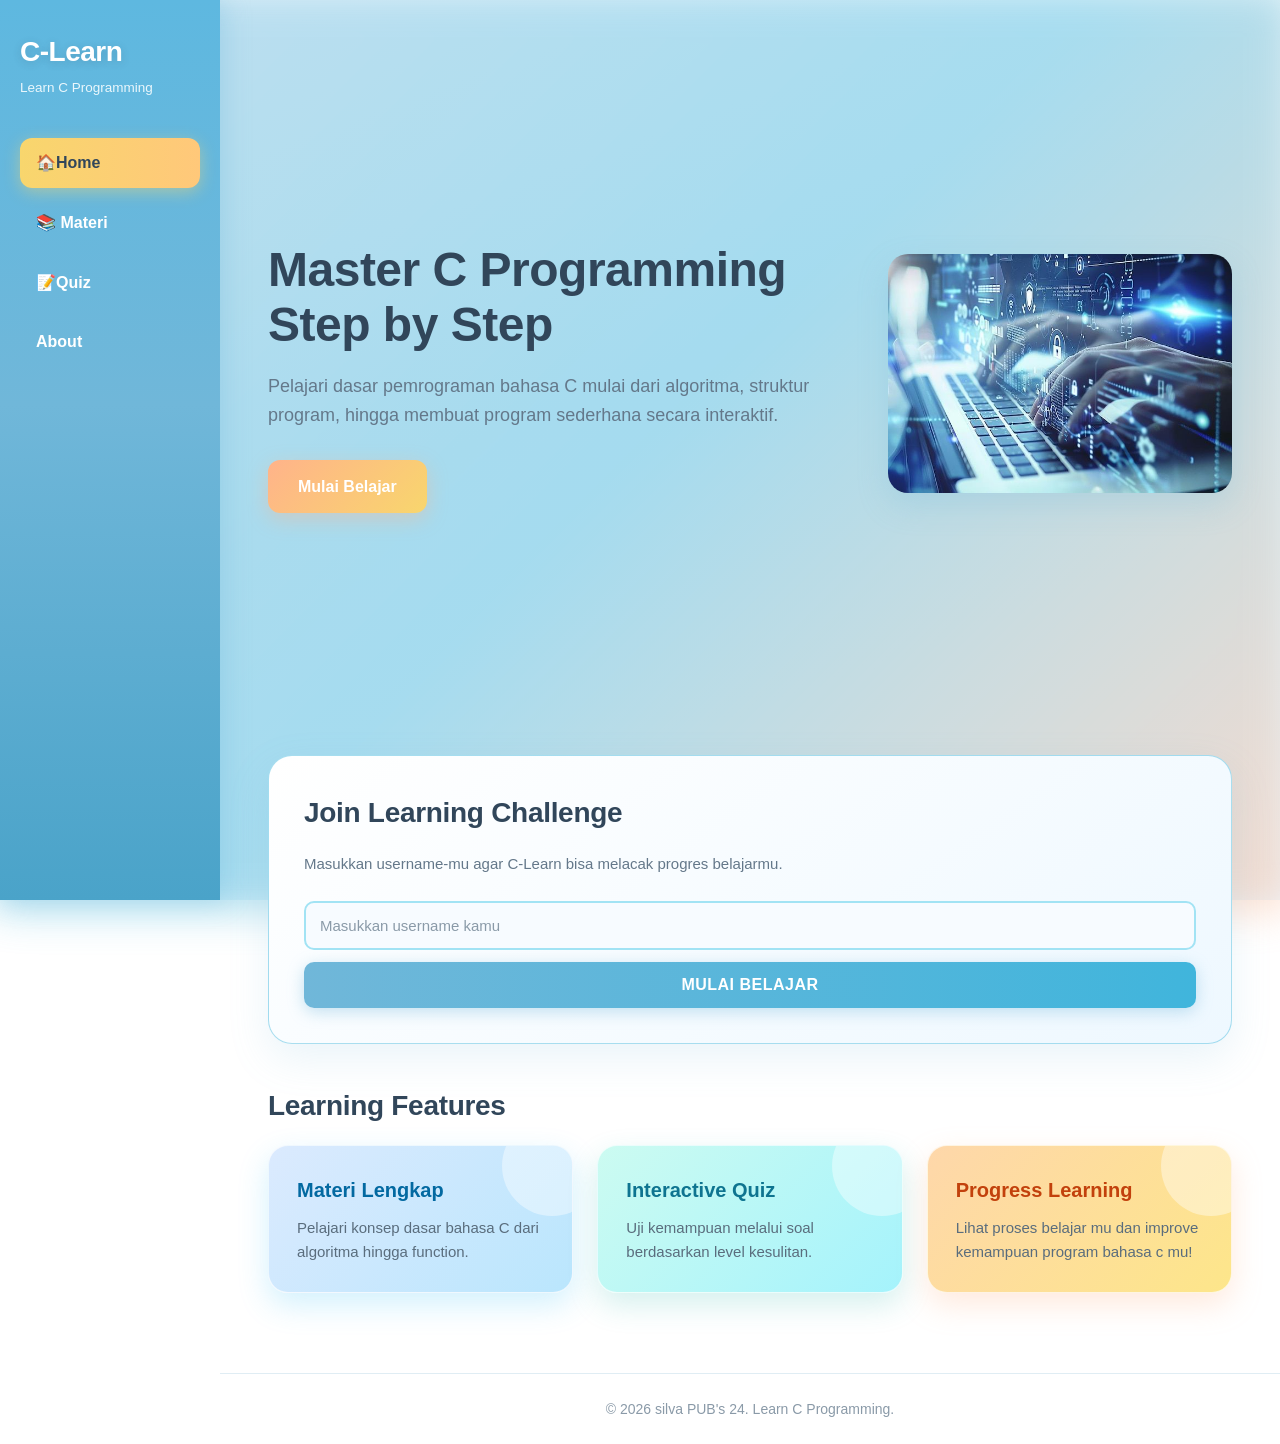
<file: index.html>
<!DOCTYPE html>
<html lang="en">

<head>
    <meta charset="UTF-8">
    <meta name="viewport" content="width=device-width, initial-scale=1.0">
    <title>C-Learn | Belajar Bahasa C</title>
    <link rel="stylesheet" href="css/style.css">
    <link rel="stylesheet" href="css/navigasi.css">
</head>


<body>
    <!-- Sidebar navigasi utama website -->
    <aside class="side-bar">
        <div class="logo-container">
            <h2 class="logo-title">
                C-Learn
            </h2>
            <p class="logo-description">
                Learn C Programming
            </p>
        </div>

        <!-- Menu navigasi -->
        <nav class="side-menu">
            <a href="index.html" class="active-menu">
                🏠Home
            </a>
            <a href="materi.html">
                📚 Materi
            </a>
            <a href="quiz.html">
                📝Quiz
            </a>
            <a href="about.html">
                About
            </a>
        </nav>
    </aside>

    <!-- Konten utama -->
    <main class="main-content">

        <header class="hero-section">
            <div class="hero-content">
                <h1 class="hero-title">
                    Master C Programming
                    Step by Step
                </h1>
                <p class="hero-description">

                    Pelajari dasar pemrograman bahasa C mulai dari
                    algoritma, struktur program, hingga membuat program
                    sederhana secara interaktif.

                </p>

                <!-- Anchor menuju halaman materi -->
                <a href="materi.html" class="primary-button">
                    Mulai Belajar
                </a>
            </div>
            <div class="hero-image-container">
                <img src="assets/coding.jpg" alt="Ilustrasi belajar pemrograman" class="hero-image">
            </div>
        </header>

        <!-- Form username untuk progrees -->
        <section class="user-section" id="join-form-section">
            <h2 class="section-title">Join Learning Challenge</h2>
            <p class="section-desc">Masukkan username-mu agar C-Learn bisa melacak progres belajarmu.</p>
            <form class="user-form" id="user-form">
                <input type="text" id="username-input" class="username-input" placeholder="Masukkan username kamu"
                    minlength="5" maxlength="30" required>
                <button type="submit" class="submit-button" id="btn-start-learning">Mulai Belajar</button>
            </form>
        </section>


        <!-- Dashboard progress: tampil setelah username tersimpan -->
        <section class="user-section" id="progress-dashboard"></section>


        <!-- Fitur utama website -->
        <section class="feature-section">
            <h2 class="section-title">
                Learning Features
            </h2>
            <div class="feature-grid">

                <!-- Card materi -->
                <article class="feature-card">
                    <h3>
                        Materi Lengkap
                    </h3>
                    <p>
                        Pelajari konsep dasar bahasa C
                        dari algoritma hingga function.
                    </p>
                </article>

                <!-- Card quiz -->
                <article class="feature-card">
                    <h3>
                        Interactive Quiz
                    </h3>
                    <p>
                        Uji kemampuan melalui soal
                        berdasarkan level kesulitan.
                    </p>
                </article>

                <!-- Card leaderboard -->
                <article class="feature-card">
                    <h3>
                        Progress Learning
                    </h3>

                    <p>
                       Lihat proses belajar mu dan improve
                       kemampuan program bahasa c mu!
                    </p>
                </article>
            </div>
        </section>
    </main>

    <!-- Footer -->
    <footer class="footer">
        <p>
            &copy; 2026 silva PUB's 24. Learn C Programming.
        </p>
    </footer>

    <script src="js/progress.js"></script>
</body>


</html>
</file>
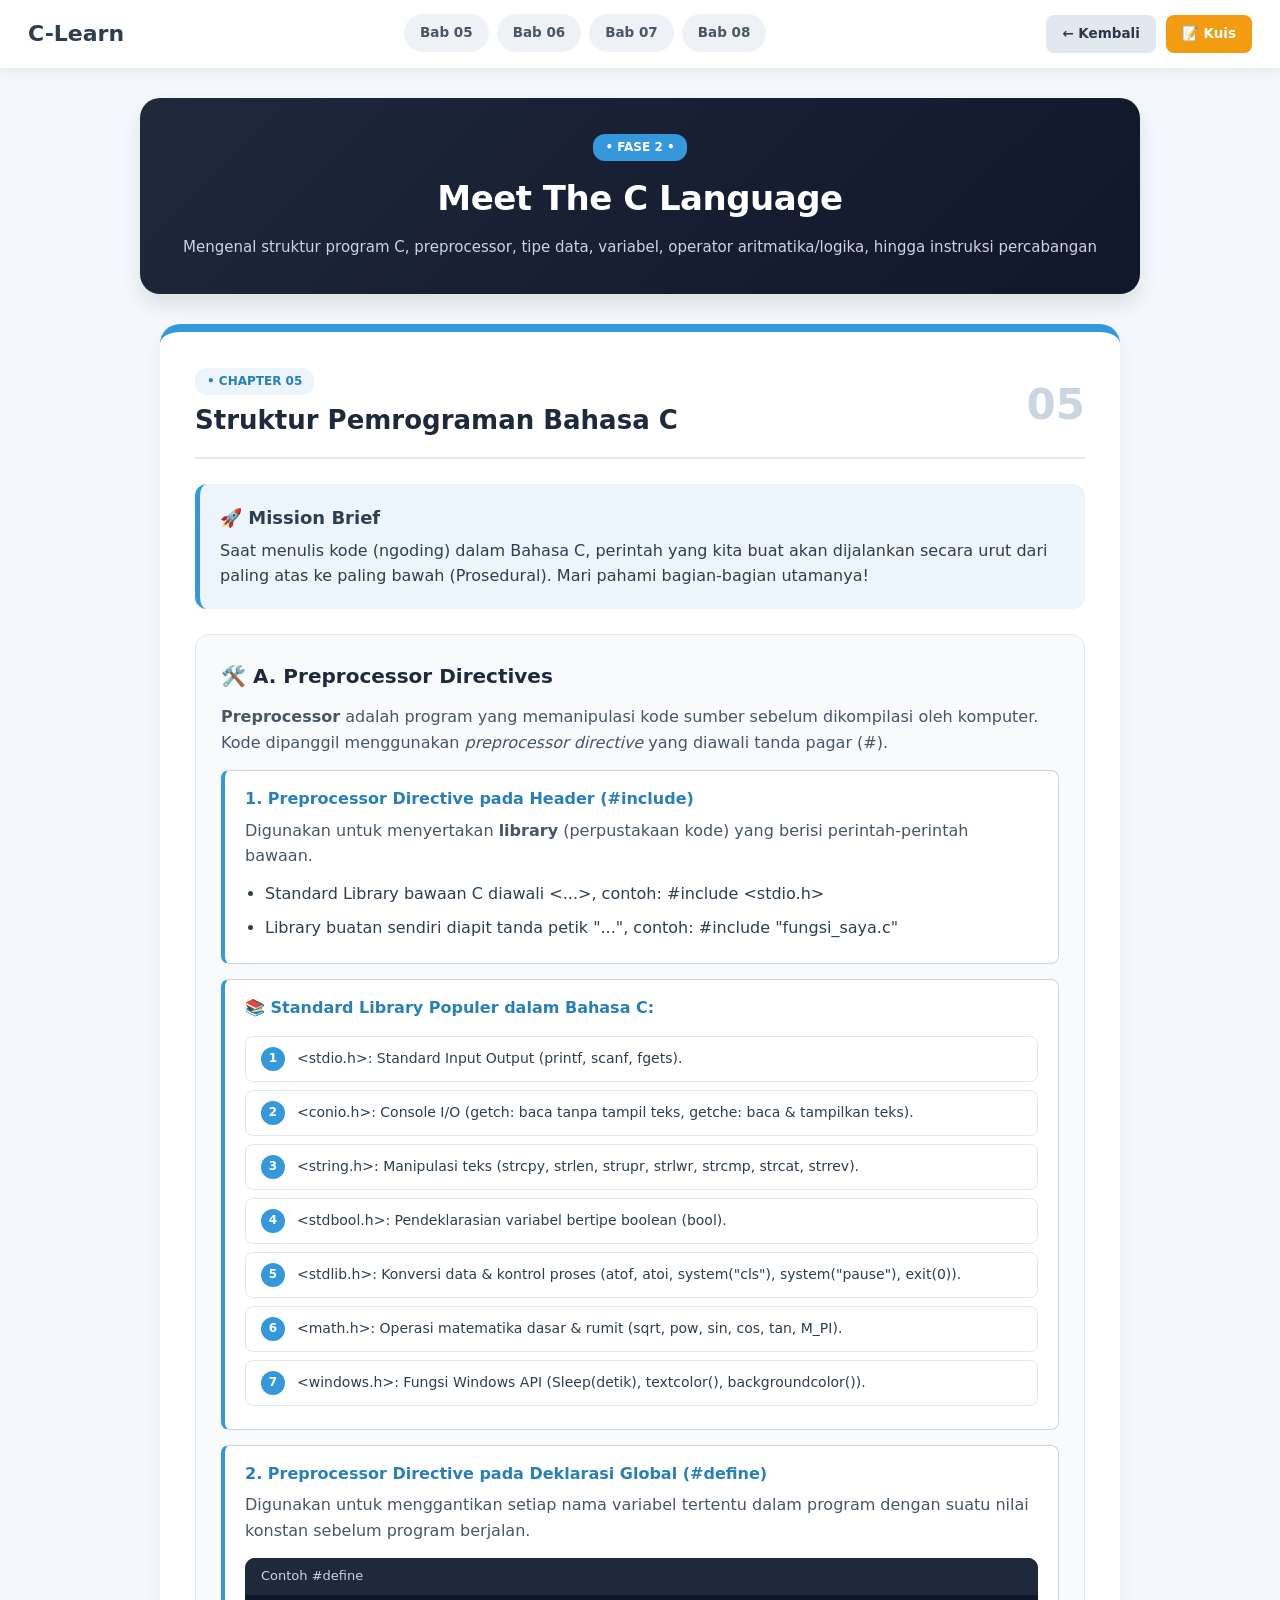
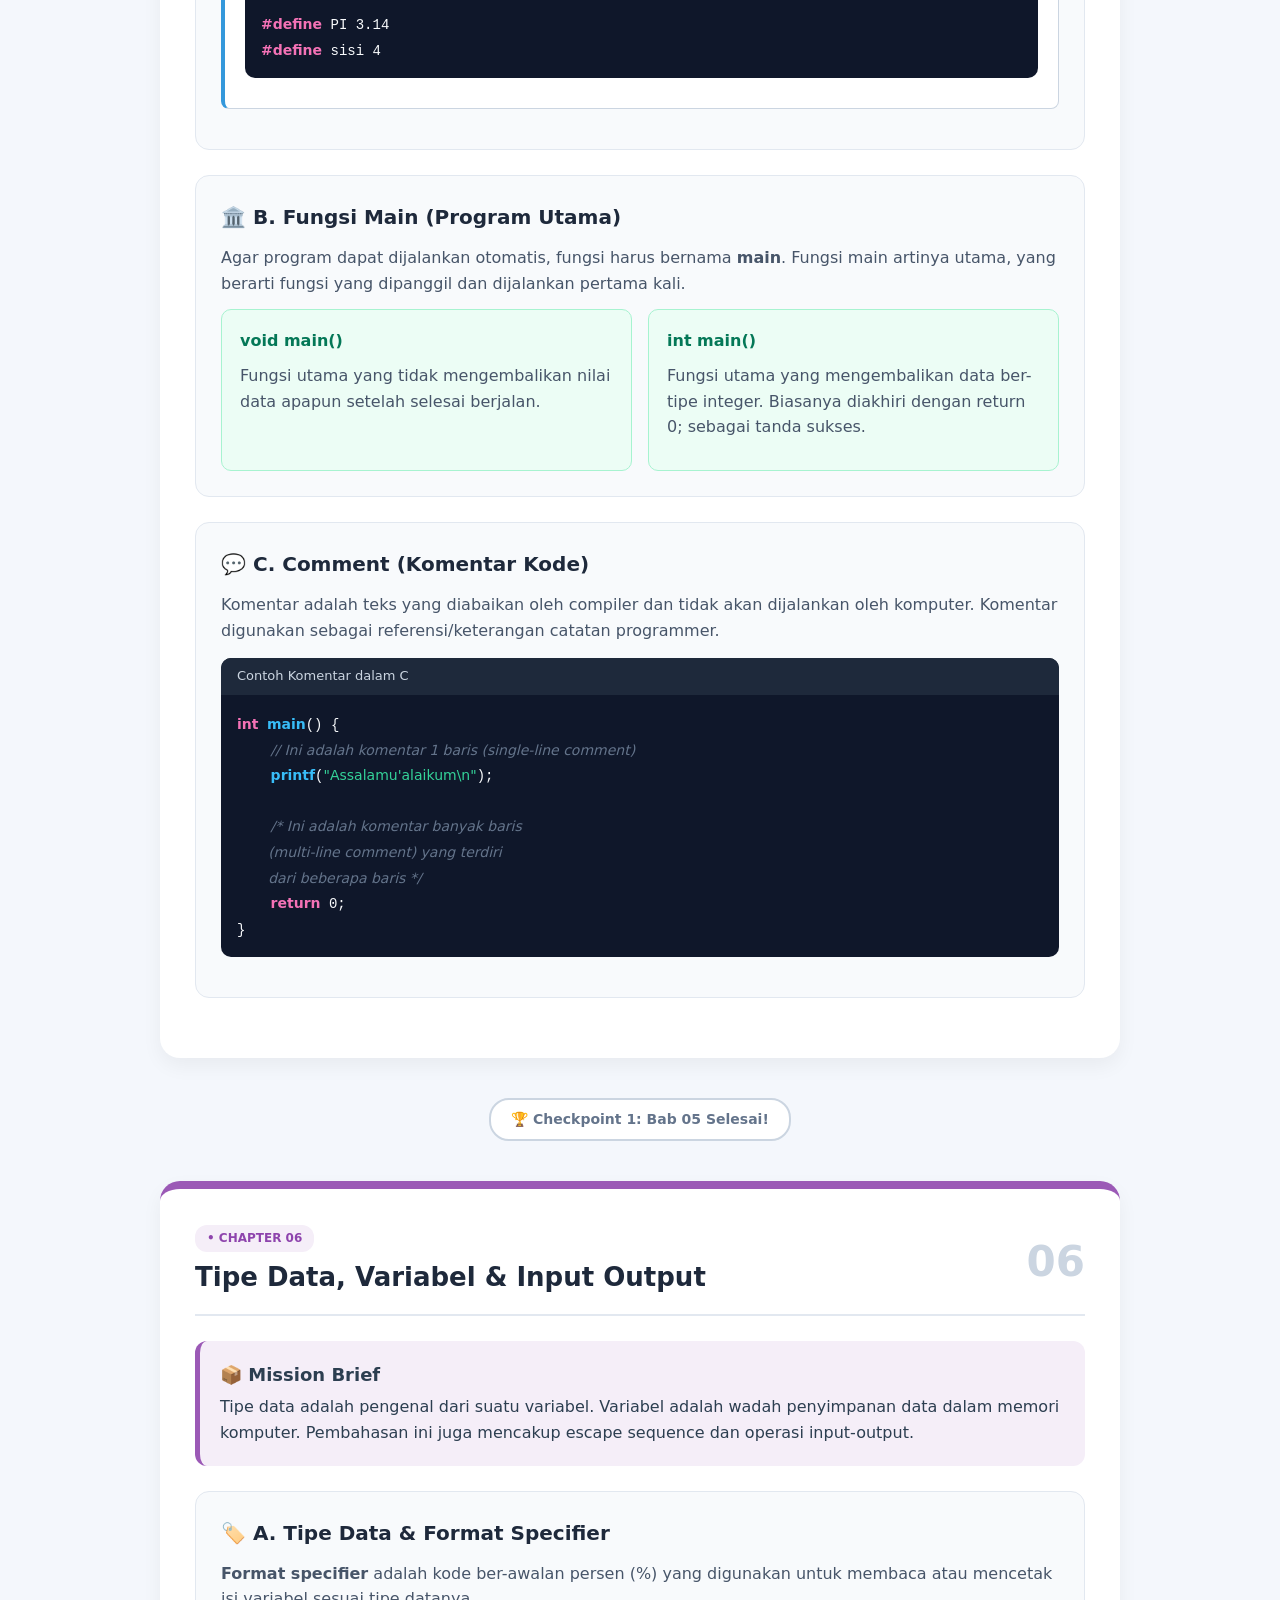
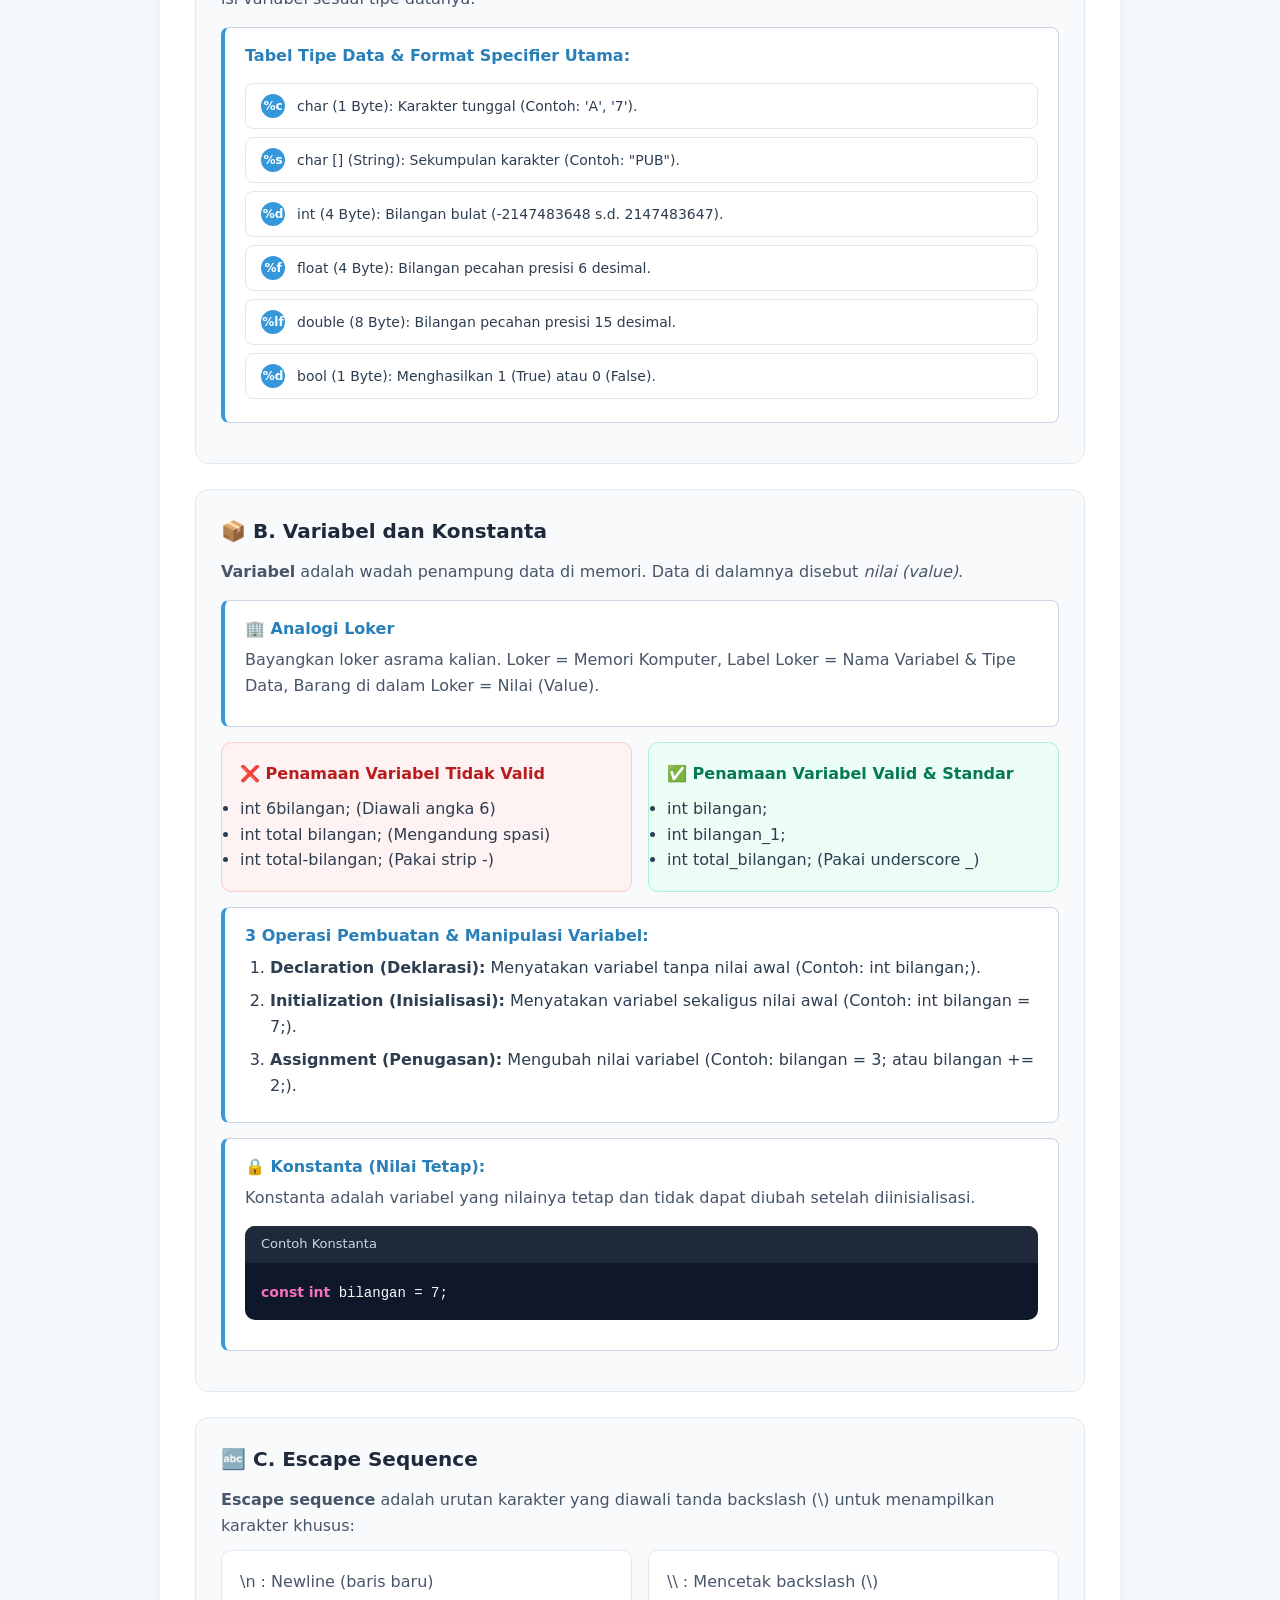
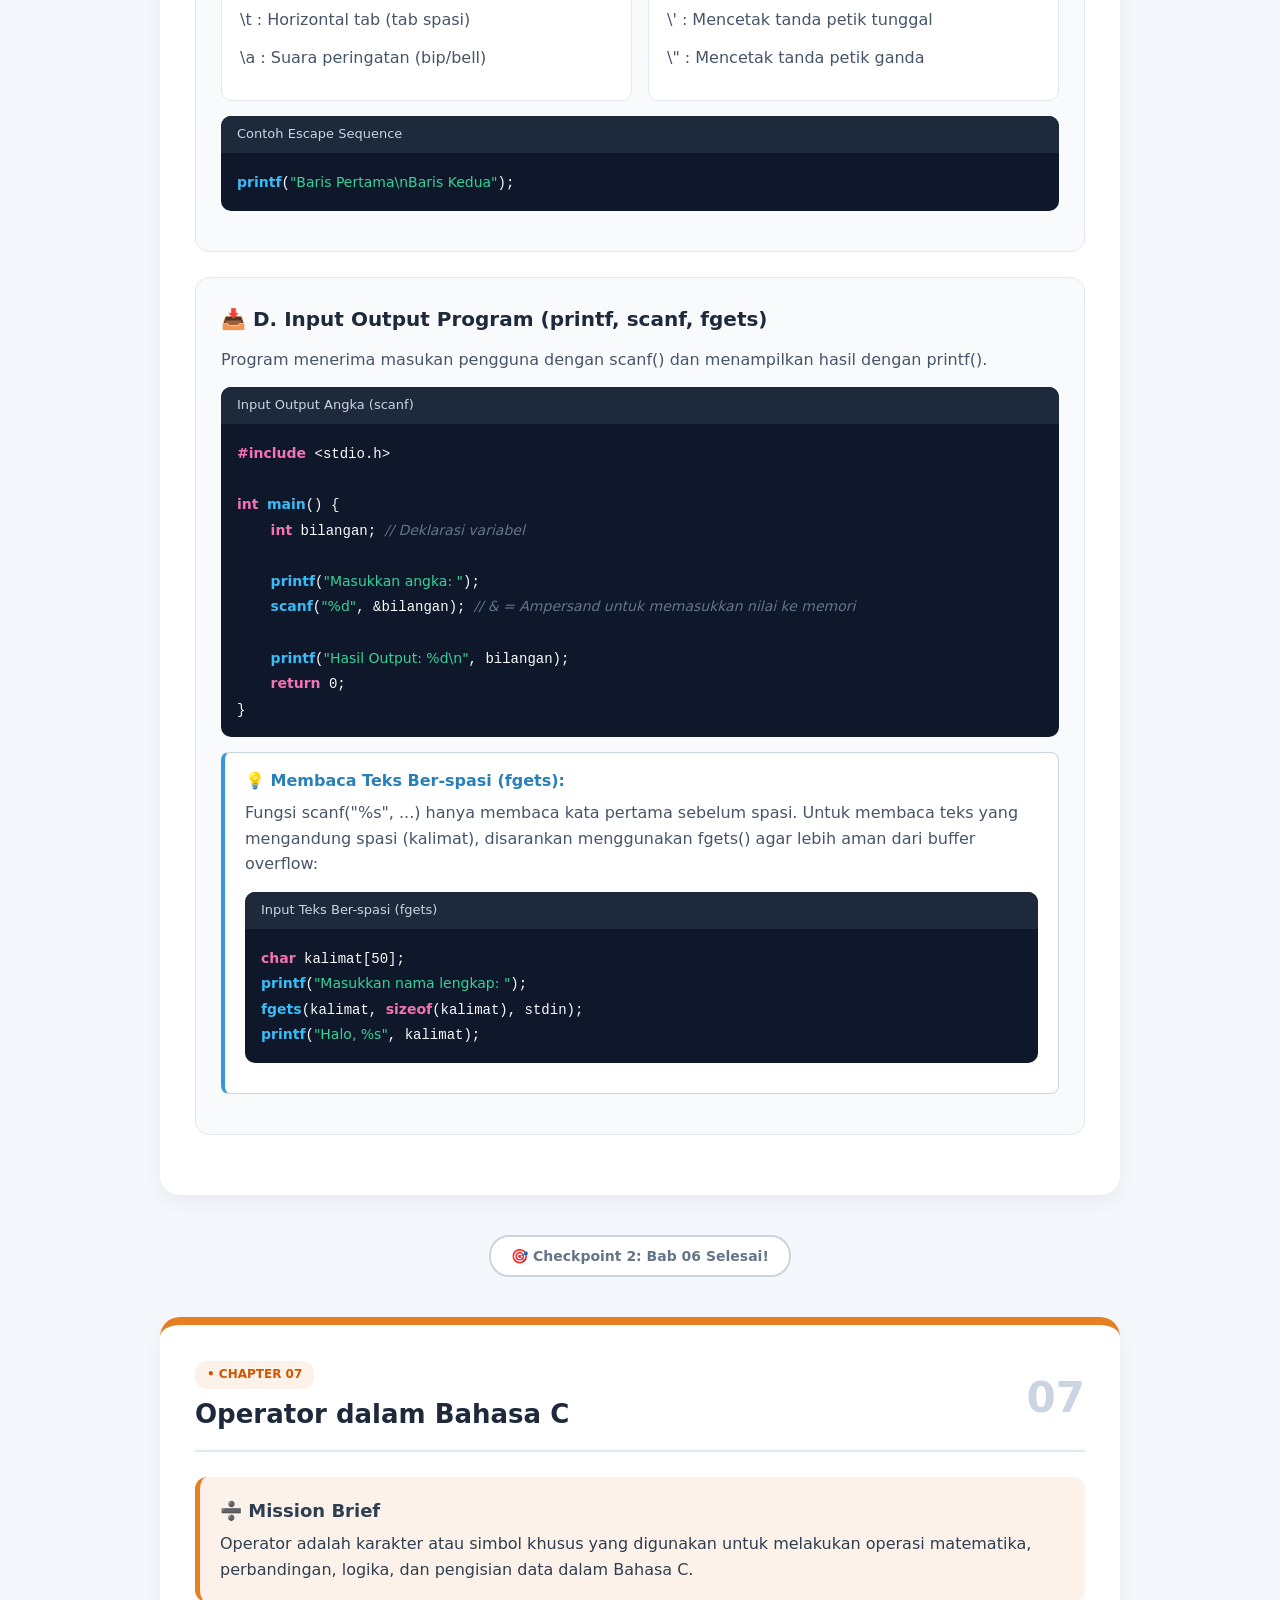
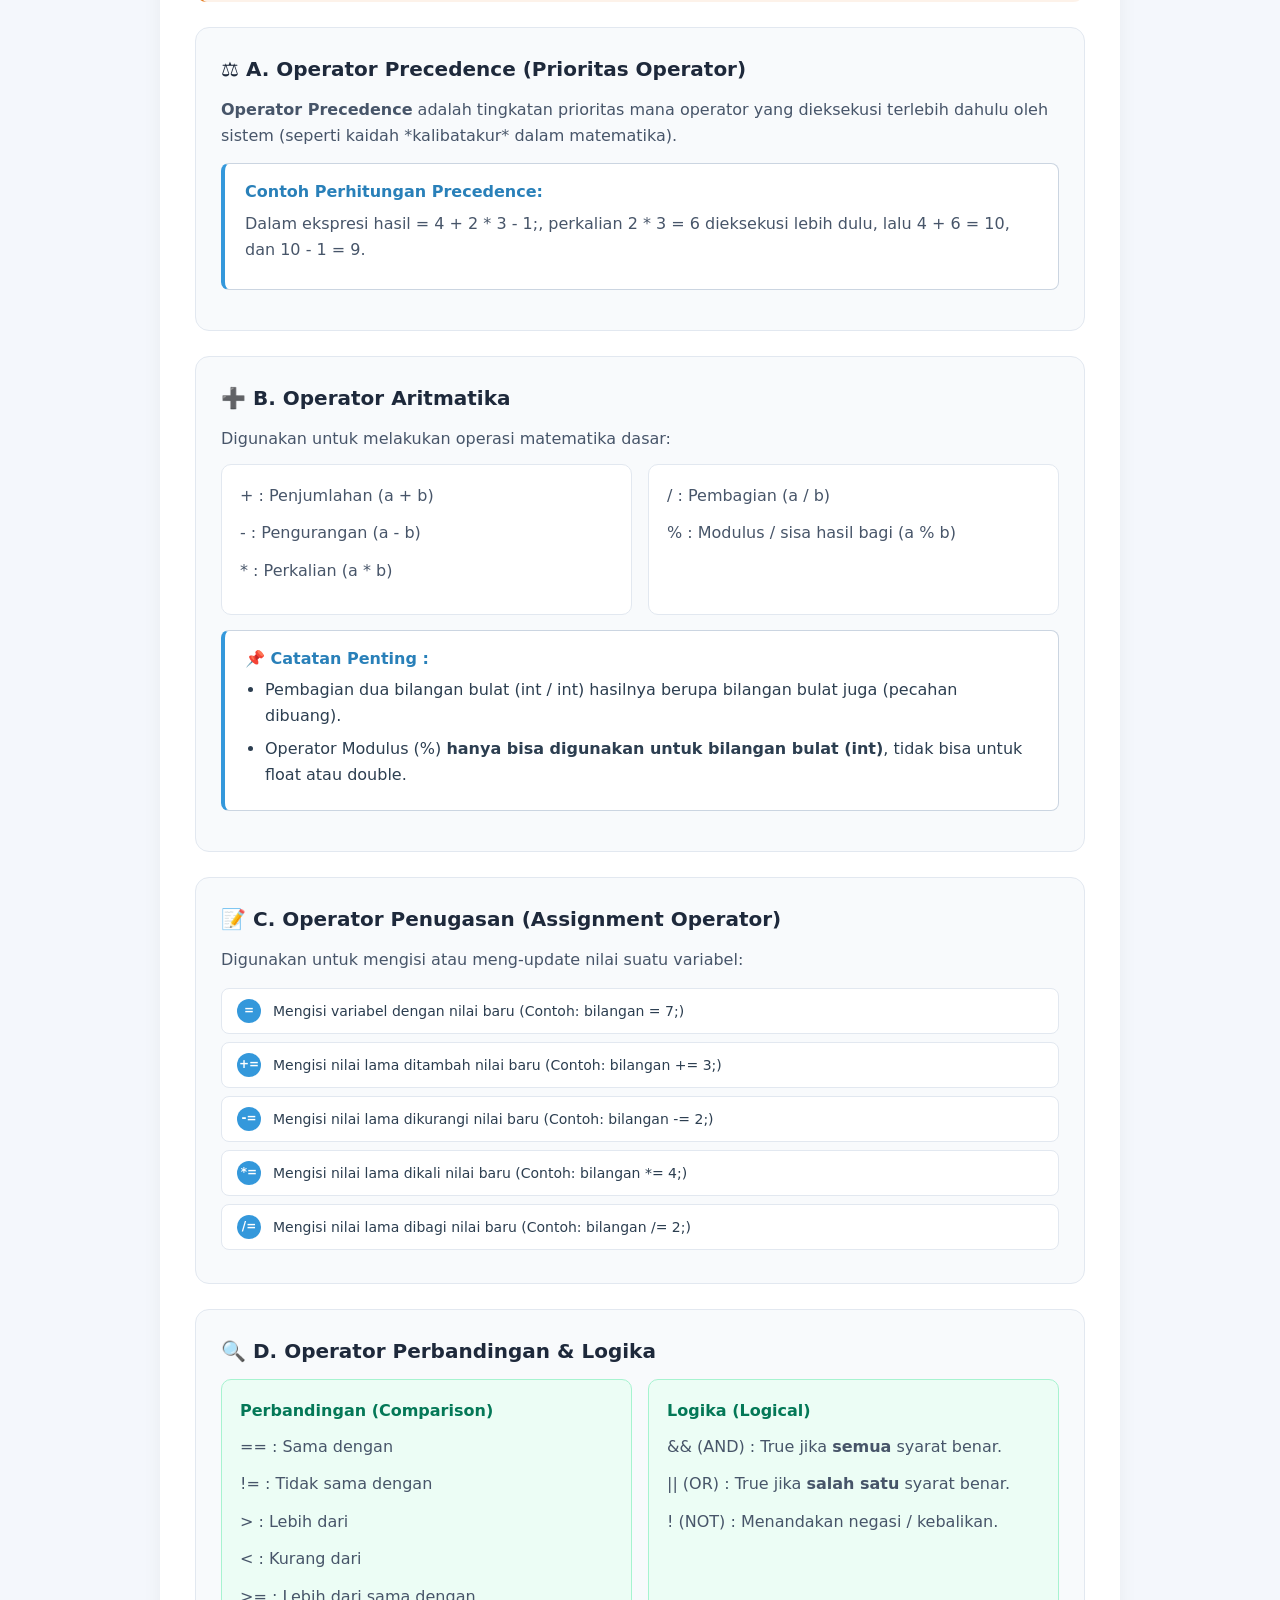
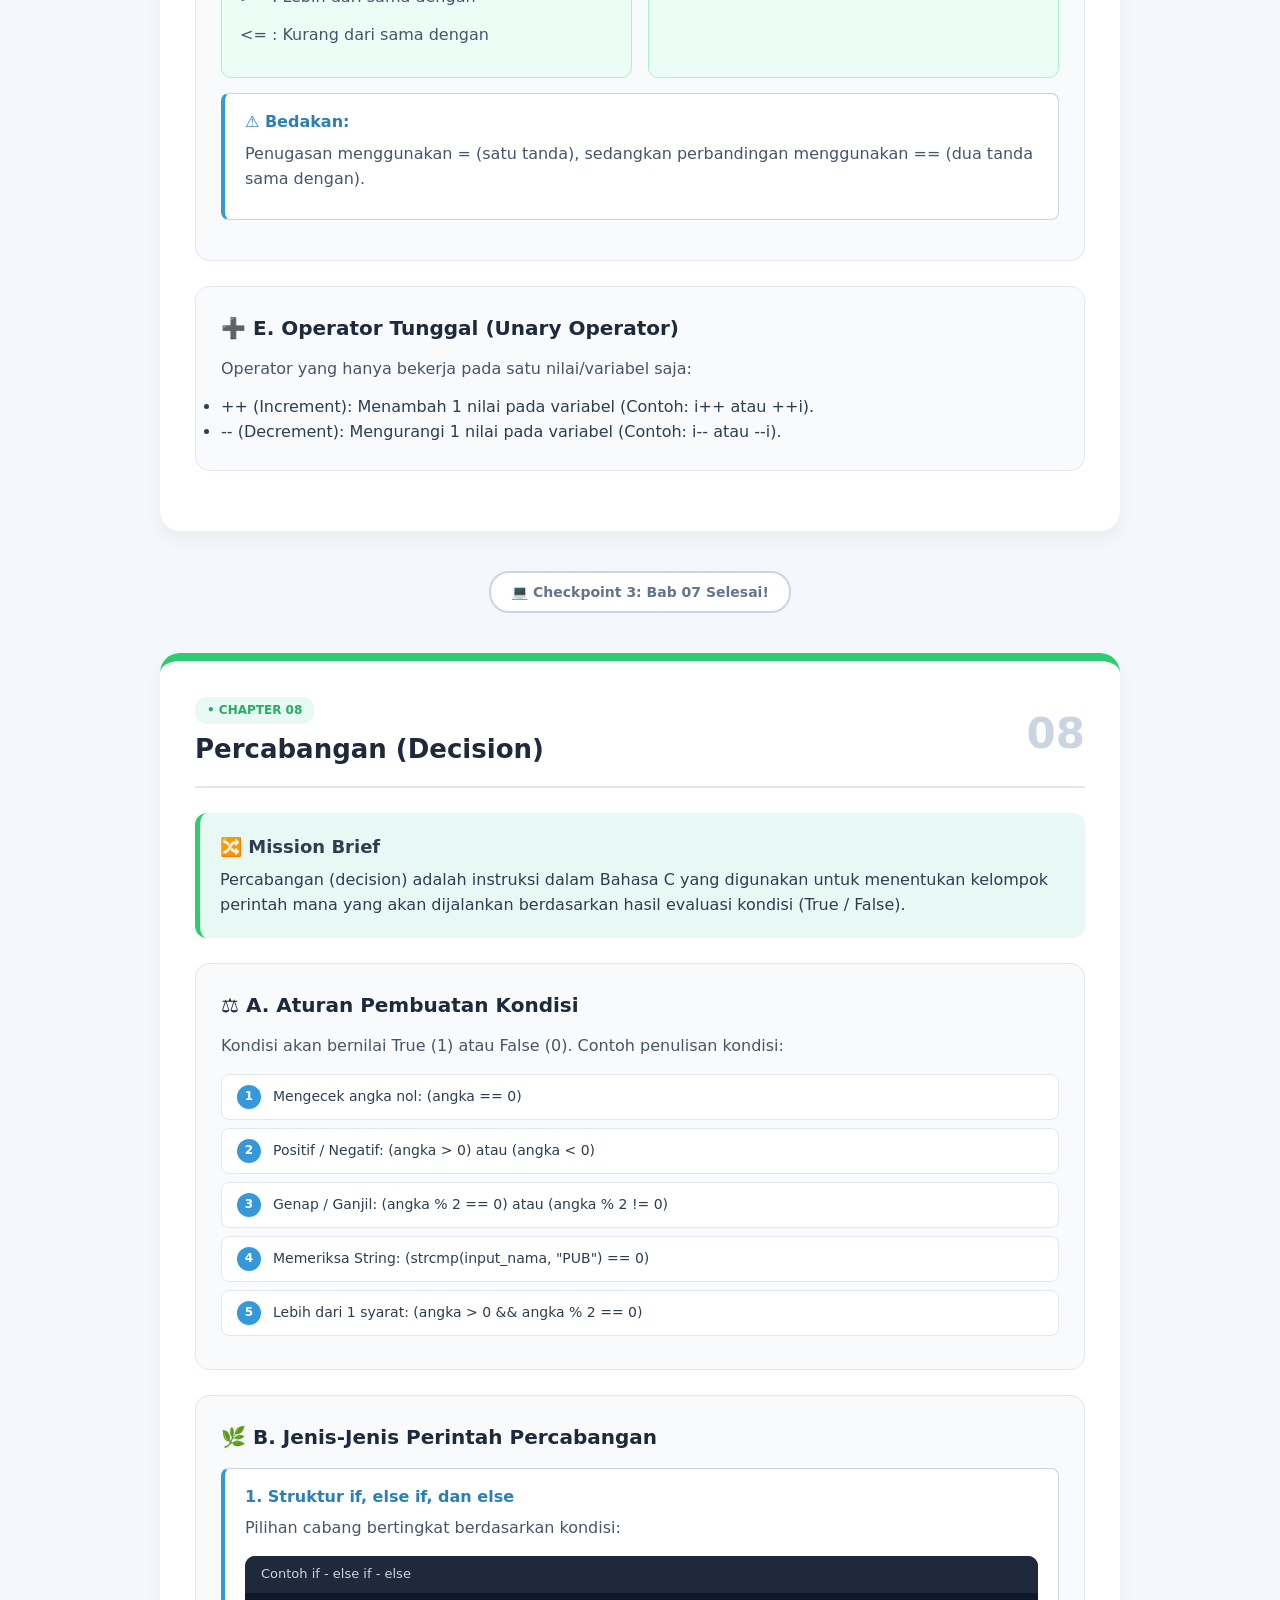
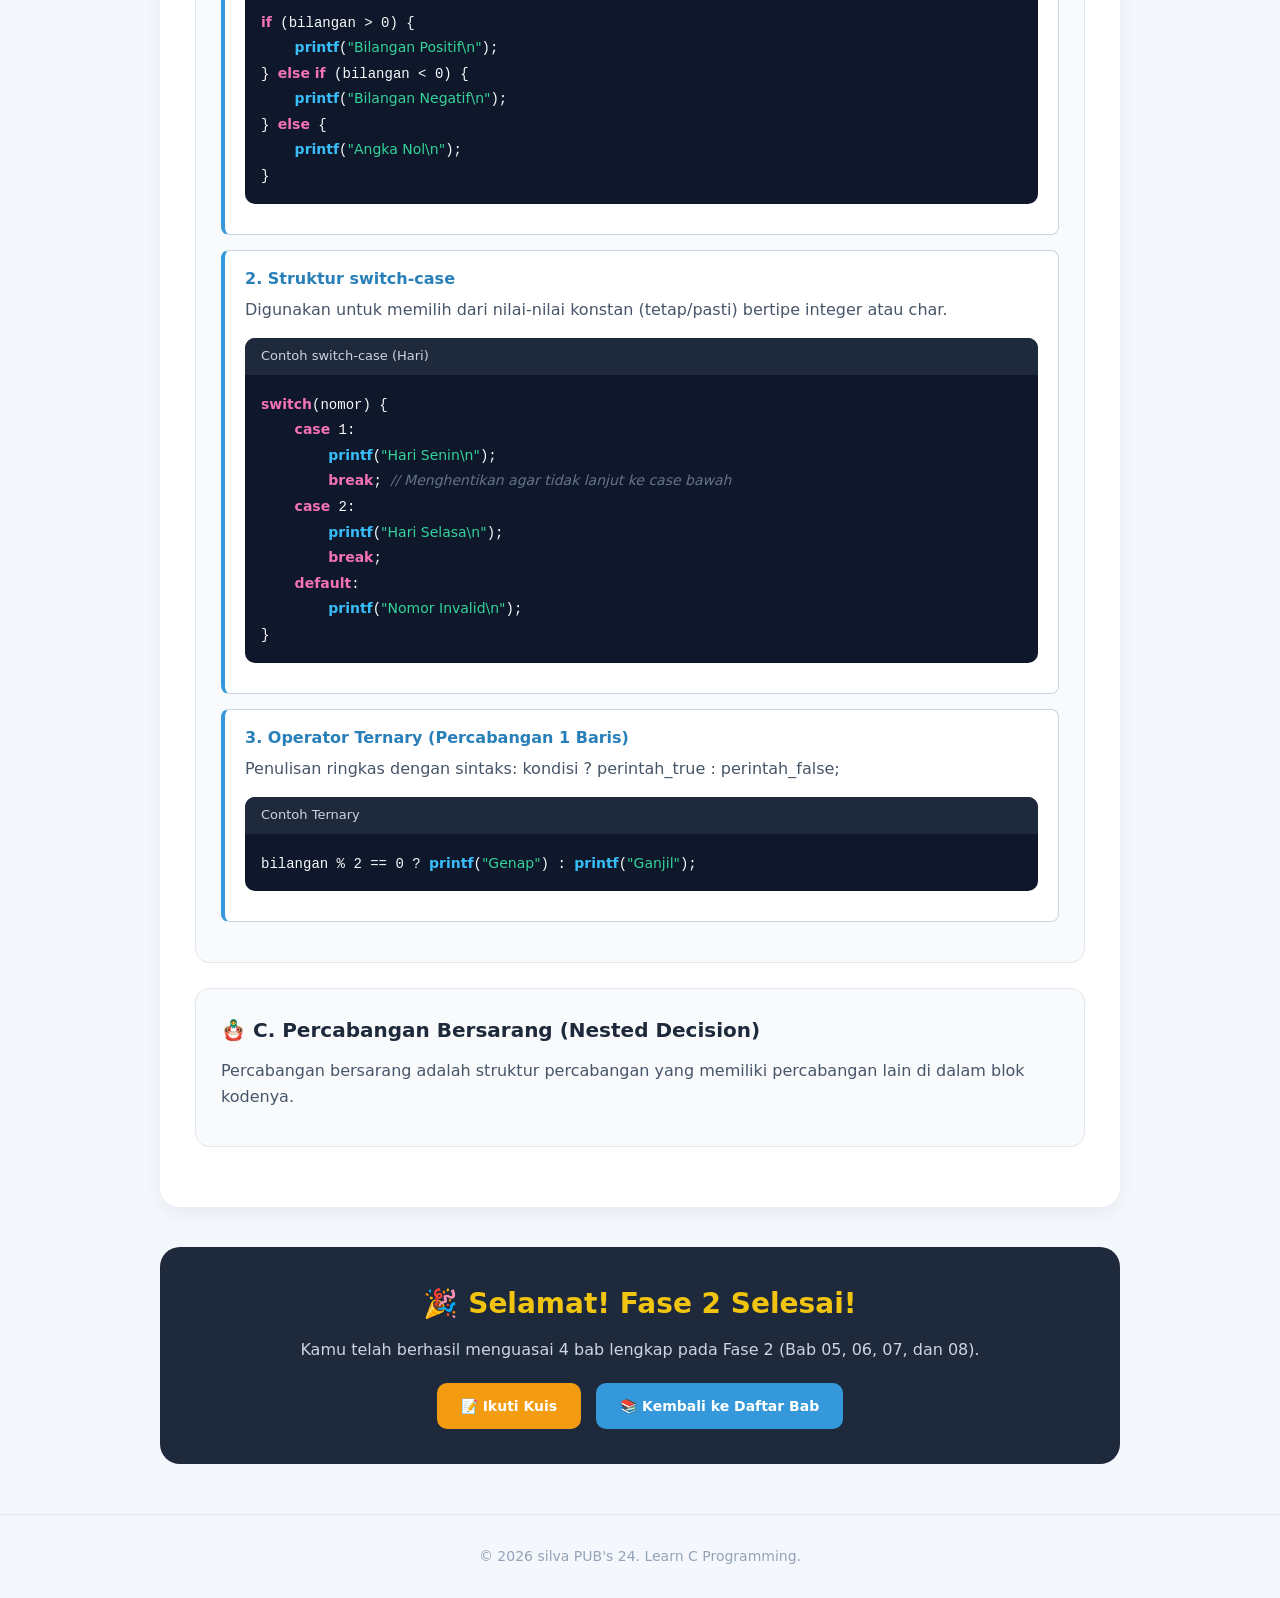
<file: materi-halaman/fase-kedua.html>
<!DOCTYPE html>
<html lang="id">

<head>
    <meta charset="UTF-8">
    <meta name="viewport" content="width=device-width, initial-scale=1.0">
    <title>C-Learn | Fase 2: Meet The C Language</title>
    <link rel="stylesheet" href="../css/isi-materi.css">
</head>

<body>

    <!-- Navigasi  -->
    <nav class="top-nav">
        <a href="../materi.html" class="nav-brand">C-Learn </a>

        <div class="chapter-menu">
            <a href="#chapter-05" class="menu-pill active">Bab 05</a>
            <a href="#chapter-06" class="menu-pill">Bab 06</a>
            <a href="#chapter-07" class="menu-pill">Bab 07</a>
            <a href="#chapter-08" class="menu-pill">Bab 08</a>
        </div>

        <div class="btn-nav-group">
            <a href="../materi.html" class="btn-nav-action btn-back">← Kembali</a>
            <a href="../quiz.html" class="btn-nav-action btn-quiz">📝 Kuis</a>
        </div>
    </nav>

    <!-- Header -->
    <header class="fase-header">
        <span class="fase-badge">• FASE 2 • </span>
        <h1>Meet The C Language</h1>
        <p>Mengenal struktur program C, preprocessor, tipe data, variabel, operator aritmatika/logika, hingga instruksi
            percabangan</p>
    </header>

    <main class="container">
<!-- materi bab 5 -->

        <section id="chapter-05" class="chapter-block ch-5">
            <div class="chapter-header">
                <div class="chapter-title-box">
                    <span class="chapter-badge">• Chapter 05 </span>
                    <h2>Struktur Pemrograman Bahasa C</h2>
                </div>
                <div class="chapter-number-big">05</div>
            </div>

            <div class="mission-box">
                <h3>🚀 Mission Brief</h3>
                <p>
                    Saat menulis kode (ngoding) dalam Bahasa C, perintah yang kita buat akan dijalankan secara urut dari
                    paling atas ke paling bawah (Prosedural). Mari pahami bagian-bagian utamanya!
                </p>
            </div>

            <!-- Materi 1-->
            <article class="material-card">
                <h3>🛠️ A. Preprocessor Directives</h3>
                <p>
                    <strong>Preprocessor</strong> adalah program yang memanipulasi kode sumber sebelum dikompilasi oleh
                    komputer. Kode dipanggil menggunakan <em>preprocessor directive</em> yang diawali tanda pagar
                    (<code>#</code>).
                </p>

                <div class="info-box">
                    <h4>1. Preprocessor Directive pada Header (#include)</h4>
                    <p>
                        Digunakan untuk menyertakan <strong>library</strong> (perpustakaan kode) yang berisi
                        perintah-perintah bawaan.
                    </p>
                    <ul>
                        <li>Standard Library bawaan C diawali <code>&lt;...&gt;</code>, contoh:
                            <code>#include &lt;stdio.h&gt;</code>
                        </li>
                        <li>Library buatan sendiri diapit tanda petik <code>"..."</code>, contoh:
                            <code>#include "fungsi_saya.c"</code>
                        </li>
                    </ul>
                </div>

                <!-- Library Popular -->
                <div class="info-box">
                    <h4>📚 Standard Library Populer dalam Bahasa C:</h4>
                    <div class="step-list">
                        <div class="step-item">
                            <div class="step-number">1</div><span><code>&lt;stdio.h&gt;</code>: Standard Input Output
                                (<code>printf</code>, <code>scanf</code>, <code>fgets</code>).</span>
                        </div>
                        <div class="step-item">
                            <div class="step-number">2</div><span><code>&lt;conio.h&gt;</code>: Console I/O
                                (<code>getch</code>: baca tanpa tampil teks, <code>getche</code>: baca &amp; tampilkan
                                teks).</span>
                        </div>
                        <div class="step-item">
                            <div class="step-number">3</div><span><code>&lt;string.h&gt;</code>: Manipulasi teks
                                (<code>strcpy</code>, <code>strlen</code>, <code>strupr</code>, <code>strlwr</code>,
                                <code>strcmp</code>, <code>strcat</code>, <code>strrev</code>).</span>
                        </div>
                        <div class="step-item">
                            <div class="step-number">4</div><span><code>&lt;stdbool.h&gt;</code>: Pendeklarasian
                                variabel bertipe boolean (<code>bool</code>).</span>
                        </div>
                        <div class="step-item">
                            <div class="step-number">5</div><span><code>&lt;stdlib.h&gt;</code>: Konversi data &amp;
                                kontrol proses (<code>atof</code>, <code>atoi</code>, <code>system("cls")</code>,
                                <code>system("pause")</code>, <code>exit(0)</code>).</span>
                        </div>
                        <div class="step-item">
                            <div class="step-number">6</div><span><code>&lt;math.h&gt;</code>: Operasi matematika dasar
                                &amp; rumit (<code>sqrt</code>, <code>pow</code>, <code>sin</code>, <code>cos</code>,
                                <code>tan</code>, <code>M_PI</code>).</span>
                        </div>
                        <div class="step-item">
                            <div class="step-number">7</div><span><code>&lt;windows.h&gt;</code>: Fungsi Windows API
                                (<code>Sleep(detik)</code>, <code>textcolor()</code>,
                                <code>backgroundcolor()</code>).</span>
                        </div>
                    </div>
                </div>

                <div class="info-box">
                    <h4>2. Preprocessor Directive pada Deklarasi Global (#define)</h4>
                    <p>
                        Digunakan untuk menggantikan setiap nama variabel tertentu dalam program dengan suatu nilai
                        konstan sebelum program berjalan.
                    </p>
                    <div class="code-box">
                        <div class="code-header">
                            <span>Contoh #define</span>
                        </div>
                        <pre><code><span class="keyword">#define</span> PI 3.14
<span class="keyword">#define</span> sisi 4</code></pre>
                    </div>
                </div>
            </article>

            <!-- Materi 2-->
            <article class="material-card">
                <h3>🏛️ B. Fungsi Main (Program Utama)</h3>
                <p>
                    Agar program dapat dijalankan otomatis, fungsi harus bernama <strong>main</strong>. Fungsi
                    <code>main</code> artinya utama, yang berarti fungsi yang dipanggil dan dijalankan pertama kali.
                </p>

                <div class="grid-2-col">
                    <div class="card-box success">
                        <h4>void main()</h4>
                        <p>Fungsi utama yang tidak mengembalikan nilai data apapun setelah selesai berjalan.</p>
                    </div>
                    <div class="card-box success">
                        <h4>int main()</h4>
                        <p>Fungsi utama yang mengembalikan data ber-tipe integer. Biasanya diakhiri dengan
                            <code>return 0;</code> sebagai tanda sukses.
                        </p>
                    </div>
                </div>
            </article>

            <!-- Materi 3 -->
            <article class="material-card">
                <h3>💬 C. Comment (Komentar Kode)</h3>
                <p>
                    Komentar adalah teks yang diabaikan oleh compiler dan tidak akan dijalankan oleh komputer. Komentar
                    digunakan sebagai referensi/keterangan catatan programmer.
                </p>

                <div class="code-box">
                    <div class="code-header">
                        <span>Contoh Komentar dalam C</span>
                    </div>
                    <pre><code><span class="keyword">int</span> <span class="func">main</span>() {
    <span class="comment">// Ini adalah komentar 1 baris (single-line comment)</span>
    <span class="func">printf</span>(<span class="string">"Assalamu'alaikum\n"</span>);

    <span class="comment">/* Ini adalah komentar banyak baris
       (multi-line comment) yang terdiri
       dari beberapa baris */</span>
    <span class="keyword">return</span> 0;
}</code></pre>
                </div>
            </article>

        </section>

        <!-- Ppemisah bab 5 ke 6 -->
        <div class="chapter-divider">
            <span class="divider-badge">🏆 Checkpoint 1: Bab 05 Selesai!</span>
        </div>

       <!-- bab 6 -->
        <section id="chapter-06" class="chapter-block ch-6">
            <div class="chapter-header">
                <div class="chapter-title-box">
                    <span class="chapter-badge">• Chapter 06 </span>
                    <h2>Tipe Data, Variabel & Input Output</h2>
                </div>
                <div class="chapter-number-big">06</div>
            </div>

            <div class="mission-box">
                <h3>📦 Mission Brief</h3>
                <p>
                    Tipe data adalah pengenal dari suatu variabel. Variabel adalah wadah penyimpanan data dalam memori
                    komputer. Pembahasan ini juga mencakup escape sequence dan operasi
                    input-output.
                </p>
            </div>

            <!-- Materi 1 -->
            <article class="material-card">
                <h3>🏷️ A. Tipe Data & Format Specifier</h3>
                <p>
                    <strong>Format specifier</strong> adalah kode ber-awalan persen (<code>%</code>) yang digunakan
                    untuk membaca atau mencetak isi variabel sesuai tipe datanya.
                </p>

                <div class="info-box">
                    <h4>Tabel Tipe Data & Format Specifier Utama:</h4>
                    <div class="step-list">
                        <div class="step-item">
                            <div class="step-number">%c</div><span><code>char</code> (1 Byte): Karakter tunggal (Contoh:
                                'A', '7').</span>
                        </div>
                        <div class="step-item">
                            <div class="step-number">%s</div><span><code>char []</code> (String): Sekumpulan karakter
                                (Contoh: "PUB").</span>
                        </div>
                        <div class="step-item">
                            <div class="step-number">%d</div><span><code>int</code> (4 Byte): Bilangan bulat
                                (-2147483648 s.d. 2147483647).</span>
                        </div>
                        <div class="step-item">
                            <div class="step-number">%f</div><span><code>float</code> (4 Byte): Bilangan pecahan presisi
                                6 desimal.</span>
                        </div>
                        <div class="step-item">
                            <div class="step-number">%lf</div><span><code>double</code> (8 Byte): Bilangan pecahan
                                presisi 15 desimal.</span>
                        </div>
                        <div class="step-item">
                            <div class="step-number">%d</div><span><code>bool</code> (1 Byte): Menghasilkan 1 (True)
                                atau 0 (False).</span>
                        </div>
                    </div>
                </div>
            </article>

            <!-- Materi 2 -->
            <article class="material-card">
                <h3>📦 B. Variabel dan Konstanta</h3>
                <p>
                    <strong>Variabel</strong> adalah wadah penampung data di memori. Data di dalamnya disebut <em>nilai
                        (value)</em>.
                </p>
                <div class="info-box">
                    <h4>🏢 Analogi Loker </h4>
                    <p>
                        Bayangkan loker asrama kalian. Loker = Memori Komputer, Label Loker = Nama Variabel & Tipe Data,
                        Barang di dalam Loker = Nilai (Value).
                    </p>
                </div>

                <div class="grid-2-col">
                    <div class="card-box danger">
                        <h4>❌ Penamaan Variabel Tidak Valid</h4>
                        <ul>
                            <li><code>int 6bilangan;</code> (Diawali angka 6)</li>
                            <li><code>int total bilangan;</code> (Mengandung spasi)</li>
                            <li><code>int total-bilangan;</code> (Pakai strip -)</li>
                        </ul>
                    </div>
                    <div class="card-box success">
                        <h4>✅ Penamaan Variabel Valid & Standar</h4>
                        <ul>
                            <li><code>int bilangan;</code></li>
                            <li><code>int bilangan_1;</code></li>
                            <li><code>int total_bilangan;</code> (Pakai underscore _)</li>
                        </ul>
                    </div>
                </div>

                <div class="info-box">
                    <h4>3 Operasi Pembuatan & Manipulasi Variabel:</h4>
                    <ol class="content-list">
                        <li><strong>Declaration (Deklarasi):</strong> Menyatakan variabel tanpa nilai awal (Contoh:
                            <code>int bilangan;</code>).
                        </li>
                        <li><strong>Initialization (Inisialisasi):</strong> Menyatakan variabel sekaligus nilai awal
                            (Contoh: <code>int bilangan = 7;</code>).</li>
                        <li><strong>Assignment (Penugasan):</strong> Mengubah nilai variabel (Contoh:
                            <code>bilangan = 3;</code> atau <code>bilangan += 2;</code>).
                        </li>
                    </ol>
                </div>

                <div class="info-box">
                    <h4>🔒 Konstanta (Nilai Tetap):</h4>
                    <p>Konstanta adalah variabel yang nilainya tetap dan tidak dapat diubah setelah diinisialisasi.</p>
                    <div class="code-box">
                        <div class="code-header">
                            <span>Contoh Konstanta</span>
                        </div>
                        <pre><code><span class="keyword">const int</span> bilangan = 7;</code></pre>
                    </div>
                </div>
            </article>

            <!-- Materi 3 -->
            <article class="material-card">
                <h3>🔤 C. Escape Sequence</h3>
                <p>
                    <strong>Escape sequence</strong> adalah urutan karakter yang diawali tanda backslash
                    (<code>\</code>) untuk menampilkan karakter khusus:
                </p>

                <div class="grid-2-col">
                    <div class="card-box">
                        <p><code>\n</code> : Newline (baris baru)</p>
                        <p><code>\t</code> : Horizontal tab (tab spasi)</p>
                        <p><code>\a</code> : Suara peringatan (bip/bell)</p>
                    </div>
                    <div class="card-box">
                        <p><code>\\</code> : Mencetak backslash (\)</p>
                        <p><code>\'</code> : Mencetak tanda petik tunggal</p>
                        <p><code>\"</code> : Mencetak tanda petik ganda</p>
                    </div>
                </div>

                <div class="code-box">
                    <div class="code-header">
                        <span>Contoh Escape Sequence</span>
                    </div>
                    <pre><code><span class="func">printf</span>(<span class="string">"Baris Pertama\nBaris Kedua"</span>);</code></pre>
                </div>
            </article>

            <!-- Materi 4 -->
            <article class="material-card">
                <h3>📥 D. Input Output Program (printf, scanf, fgets)</h3>
                <p>
                    Program menerima masukan pengguna dengan <code>scanf()</code> dan menampilkan hasil dengan
                    <code>printf()</code>.
                </p>

                <div class="code-box">
                    <div class="code-header">
                        <span>Input Output Angka (scanf)</span>
                    </div>
                    <pre><code><span class="keyword">#include</span> &lt;stdio.h&gt;

<span class="keyword">int</span> <span class="func">main</span>() {
    <span class="keyword">int</span> bilangan; <span class="comment">// Deklarasi variabel</span>
    
    <span class="func">printf</span>(<span class="string">"Masukkan angka: "</span>);
    <span class="func">scanf</span>(<span class="string">"%d"</span>, &amp;bilangan); <span class="comment">// &amp; = Ampersand untuk memasukkan nilai ke memori</span>
    
    <span class="func">printf</span>(<span class="string">"Hasil Output: %d\n"</span>, bilangan);
    <span class="keyword">return</span> 0;
}</code></pre>
                </div>

                <div class="info-box">
                    <h4>💡 Membaca Teks Ber-spasi (fgets):</h4>
                    <p>
                        Fungsi <code>scanf("%s", ...)</code> hanya membaca kata pertama sebelum spasi. Untuk membaca
                        teks yang mengandung spasi (kalimat), disarankan menggunakan <code>fgets()</code> agar lebih
                        aman dari buffer overflow:
                    </p>
                    <div class="code-box">
                        <div class="code-header">
                            <span>Input Teks Ber-spasi (fgets)</span>
                        </div>
                        <pre><code><span class="keyword">char</span> kalimat[50];
<span class="func">printf</span>(<span class="string">"Masukkan nama lengkap: "</span>);
<span class="func">fgets</span>(kalimat, <span class="keyword">sizeof</span>(kalimat), stdin);
<span class="func">printf</span>(<span class="string">"Halo, %s"</span>, kalimat);</code></pre>
                    </div>
                </div>
            </article>
        </section>

        <!-- pemisah bab 6 ke 7-->
        <div class="chapter-divider">
            <span class="divider-badge">🎯 Checkpoint 2: Bab 06 Selesai!</span>
        </div>

       <!-- bab 7 -->
        <section id="chapter-07" class="chapter-block ch-7">
            <div class="chapter-header">
                <div class="chapter-title-box">
                    <span class="chapter-badge">• Chapter 07</span>
                    <h2>Operator dalam Bahasa C</h2>
                </div>
                <div class="chapter-number-big">07</div>
            </div>

            <div class="mission-box">
                <h3>➗ Mission Brief</h3>
                <p>
                    Operator adalah karakter atau simbol khusus yang digunakan untuk melakukan operasi matematika,
                    perbandingan, logika, dan pengisian data dalam Bahasa C.
                </p>
            </div>

            <!-- Materi 1 -->
            <article class="material-card">
                <h3>⚖️ A. Operator Precedence (Prioritas Operator)</h3>
                <p>
                    <strong>Operator Precedence</strong> adalah tingkatan prioritas mana operator yang dieksekusi
                    terlebih dahulu oleh sistem (seperti kaidah *kalibatakur* dalam matematika).
                </p>
                <div class="info-box">
                    <h4>Contoh Perhitungan Precedence:</h4>
                    <p>Dalam ekspresi <code>hasil = 4 + 2 * 3 - 1;</code>, perkalian <code>2 * 3 = 6</code> dieksekusi
                        lebih dulu, lalu <code>4 + 6 = 10</code>, dan <code>10 - 1 = 9</code>.</p>
                </div>
            </article>

            <!-- Materi 2 -->
            <article class="material-card">
                <h3>➕ B. Operator Aritmatika</h3>
                <p>Digunakan untuk melakukan operasi matematika dasar:</p>

                <div class="grid-2-col">
                    <div class="card-box">
                        <p><code>+</code> : Penjumlahan (<code>a + b</code>)</p>
                        <p><code>-</code> : Pengurangan (<code>a - b</code>)</p>
                        <p><code>*</code> : Perkalian (<code>a * b</code>)</p>
                    </div>
                    <div class="card-box">
                        <p><code>/</code> : Pembagian (<code>a / b</code>)</p>
                        <p><code>%</code> : Modulus / sisa hasil bagi (<code>a % b</code>)</p>
                    </div>
                </div>

                <div class="info-box">
                    <h4>📌 Catatan Penting :</h4>
                    <ul>
                        <li>Pembagian dua bilangan bulat (<code>int / int</code>) hasilnya berupa bilangan bulat juga
                            (pecahan dibuang).</li>
                        <li>Operator Modulus (<code>%</code>) <strong>hanya bisa digunakan untuk bilangan bulat
                                (int)</strong>, tidak bisa untuk <code>float</code> atau <code>double</code>.</li>
                    </ul>
                </div>
            </article>

            <!-- Materi 3 -->
            <article class="material-card">
                <h3>📝 C. Operator Penugasan (Assignment Operator)</h3>
                <p>Digunakan untuk mengisi atau meng-update nilai suatu variabel:</p>

                <div class="step-list">
                    <div class="step-item">
                        <div class="step-number">=</div><span>Mengisi variabel dengan nilai baru (Contoh:
                            <code>bilangan = 7;</code>)</span>
                    </div>
                    <div class="step-item">
                        <div class="step-number">+=</div><span>Mengisi nilai lama ditambah nilai baru (Contoh:
                            <code>bilangan += 3;</code>)</span>
                    </div>
                    <div class="step-item">
                        <div class="step-number">-=</div><span>Mengisi nilai lama dikurangi nilai baru (Contoh:
                            <code>bilangan -= 2;</code>)</span>
                    </div>
                    <div class="step-item">
                        <div class="step-number">*=</div><span>Mengisi nilai lama dikali nilai baru (Contoh:
                            <code>bilangan *= 4;</code>)</span>
                    </div>
                    <div class="step-item">
                        <div class="step-number">/=</div><span>Mengisi nilai lama dibagi nilai baru (Contoh:
                            <code>bilangan /= 2;</code>)</span>
                    </div>
                </div>
            </article>

            <!-- Materi 4 -->
            <article class="material-card">
                <h3>🔍 D. Operator Perbandingan & Logika</h3>
                <div class="grid-2-col">
                    <div class="card-box success">
                        <h4>Perbandingan (Comparison)</h4>
                        <p><code>==</code> : Sama dengan</p>
                        <p><code>!=</code> : Tidak sama dengan</p>
                        <p><code>&gt;</code> : Lebih dari</p>
                        <p><code>&lt;</code> : Kurang dari</p>
                        <p><code>&gt;=</code> : Lebih dari sama dengan</p>
                        <p><code>&lt;=</code> : Kurang dari sama dengan</p>
                    </div>
                    <div class="card-box success">
                        <h4>Logika (Logical)</h4>
                        <p><code>&amp;&amp;</code> (AND) : True jika <strong>semua</strong> syarat benar.</p>
                        <p><code>||</code> (OR) : True jika <strong>salah satu</strong> syarat benar.</p>
                        <p><code>!</code> (NOT) : Menandakan negasi / kebalikan.</p>
                    </div>
                </div>

                <div class="info-box">
                    <h4>⚠️ Bedakan:</h4>
                    <p>Penugasan menggunakan <code>=</code> (satu tanda), sedangkan perbandingan menggunakan
                        <code>==</code> (dua tanda sama dengan).
                    </p>
                </div>
            </article>

            <!-- Materi 5-->
            <article class="material-card">
                <h3>➕ E. Operator Tunggal (Unary Operator)</h3>
                <p>Operator yang hanya bekerja pada satu nilai/variabel saja:</p>
                <ul>
                    <li><code>++</code> (Increment): Menambah 1 nilai pada variabel (Contoh: <code>i++</code> atau
                        <code>++i</code>).
                    </li>
                    <li><code>--</code> (Decrement): Mengurangi 1 nilai pada variabel (Contoh: <code>i--</code> atau
                        <code>--i</code>).
                    </li>
                </ul>
            </article>
        </section>

        <!-- pemisah bab 7 ke 8-->
        <div class="chapter-divider">
            <span class="divider-badge">💻 Checkpoint 3: Bab 07 Selesai!</span>
        </div>

       <!-- bab 8 -->
        <section id="chapter-08" class="chapter-block ch-8">
            <div class="chapter-header">
                <div class="chapter-title-box">
                    <span class="chapter-badge">• Chapter 08 </span>
                    <h2>Percabangan (Decision)</h2>
                </div>
                <div class="chapter-number-big">08</div>
            </div>

            <div class="mission-box">
                <h3>🔀 Mission Brief</h3>
                <p>
                    Percabangan (decision) adalah instruksi dalam Bahasa C yang digunakan untuk menentukan kelompok
                    perintah mana yang akan dijalankan berdasarkan hasil evaluasi kondisi (True / False).
                </p>
            </div>

            <!-- Materi 1 -->
            <article class="material-card">
                <h3>⚖️ A. Aturan Pembuatan Kondisi</h3>
                <p>Kondisi akan bernilai <code>True</code> (1) atau <code>False</code> (0). Contoh penulisan kondisi:
                </p>
                <div class="step-list">
                    <div class="step-item">
                        <div class="step-number">1</div><span>Mengecek angka nol: <code>(angka == 0)</code></span>
                    </div>
                    <div class="step-item">
                        <div class="step-number">2</div><span>Positif / Negatif: <code>(angka &gt; 0)</code> atau
                            <code>(angka &lt; 0)</code></span>
                    </div>
                    <div class="step-item">
                        <div class="step-number">3</div><span>Genap / Ganjil: <code>(angka % 2 == 0)</code> atau
                            <code>(angka % 2 != 0)</code></span>
                    </div>
                    <div class="step-item">
                        <div class="step-number">4</div><span>Memeriksa String:
                            <code>(strcmp(input_nama, "PUB") == 0)</code></span>
                    </div>
                    <div class="step-item">
                        <div class="step-number">5</div><span>Lebih dari 1 syarat:
                            <code>(angka &gt; 0 &amp;&amp; angka % 2 == 0)</code></span>
                    </div>
                </div>
            </article>

            <!-- Materi 2 -->
            <article class="material-card">
                <h3>🌿 B. Jenis-Jenis Perintah Percabangan</h3>

                <!-- 1. Struktur IF -->
                <div class="info-box">
                    <h4>1. Struktur if, else if, dan else</h4>
                    <p>Pilihan cabang bertingkat berdasarkan kondisi:</p>
                    <div class="code-box">
                        <div class="code-header">
                            <span>Contoh if - else if - else</span>
                        </div>
                        <pre><code><span class="keyword">if</span> (bilangan &gt; 0) {
    <span class="func">printf</span>(<span class="string">"Bilangan Positif\n"</span>);
} <span class="keyword">else if</span> (bilangan &lt; 0) {
    <span class="func">printf</span>(<span class="string">"Bilangan Negatif\n"</span>);
} <span class="keyword">else</span> {
    <span class="func">printf</span>(<span class="string">"Angka Nol\n"</span>);
}</code></pre>
                    </div>
                </div>

                <!-- 2. Struktur SWITCH-CASE -->
                <div class="info-box">
                    <h4>2. Struktur switch-case</h4>
                    <p>Digunakan untuk memilih dari nilai-nilai konstan (tetap/pasti) bertipe integer atau char.</p>
                    <div class="code-box">
                        <div class="code-header">
                            <span>Contoh switch-case (Hari)</span>
                        </div>
                        <pre><code><span class="keyword">switch</span>(nomor) {
    <span class="keyword">case</span> 1:
        <span class="func">printf</span>(<span class="string">"Hari Senin\n"</span>);
        <span class="keyword">break</span>; <span class="comment">// Menghentikan agar tidak lanjut ke case bawah</span>
    <span class="keyword">case</span> 2:
        <span class="func">printf</span>(<span class="string">"Hari Selasa\n"</span>);
        <span class="keyword">break</span>;
    <span class="keyword">default</span>:
        <span class="func">printf</span>(<span class="string">"Nomor Invalid\n"</span>);
}</code></pre>
                    </div>
                </div>

                <!-- 3. Operator Ternary -->
                <div class="info-box">
                    <h4>3. Operator Ternary (Percabangan 1 Baris)</h4>
                    <p>Penulisan ringkas dengan sintaks: <code>kondisi ? perintah_true : perintah_false;</code></p>
                    <div class="code-box">
                        <div class="code-header">
                            <span>Contoh Ternary</span>
                        </div>
                        <pre><code>bilangan % 2 == 0 ? <span class="func">printf</span>(<span class="string">"Genap"</span>) : <span class="func">printf</span>(<span class="string">"Ganjil"</span>);</code></pre>
                    </div>
                </div>
            </article>

            <!-- Materi 3  -->
            <article class="material-card">
                <h3>🪆 C. Percabangan Bersarang (Nested Decision)</h3>
                <p>
                    Percabangan bersarang adalah struktur percabangan yang memiliki percabangan lain di dalam blok
                    kodenya.
                </p>
            </article>
        </section>

        <!-- banner Selesai -->
        <section class="complete-box">
            <h2>🎉 Selamat! Fase 2 Selesai!</h2>
            <p>Kamu telah berhasil menguasai 4 bab lengkap pada Fase 2 (Bab 05, 06, 07, dan 08).</p>

            <div class="complete-btns">
                <a href="../quiz.html" class="btn-complete quiz">📝 Ikuti Kuis</a>
                <a href="../materi.html" class="btn-complete back">📚 Kembali ke Daftar Bab</a>
            </div>
        </section>

    </main>

    <footer class="footer">
        <p>&copy; 2026 silva PUB's 24. Learn C Programming.</p>
    </footer>


</body>

</html>
</file>
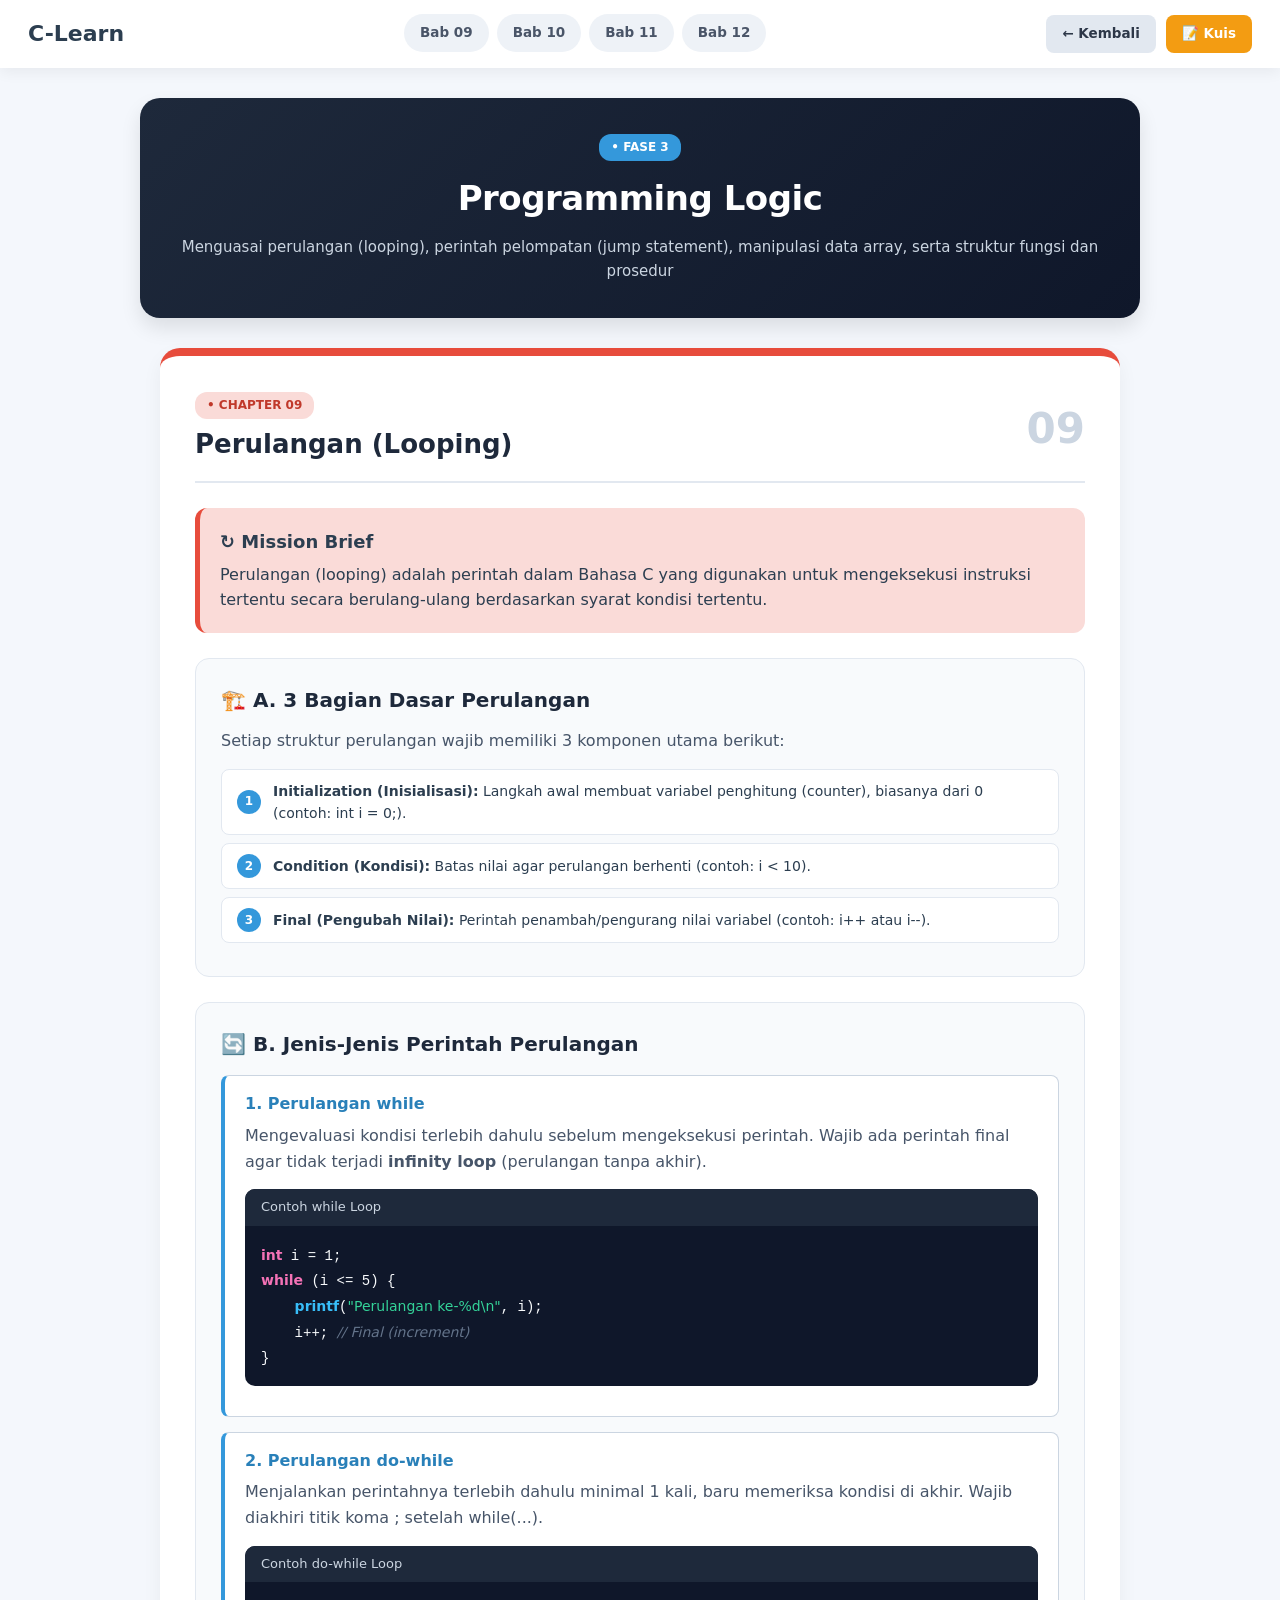
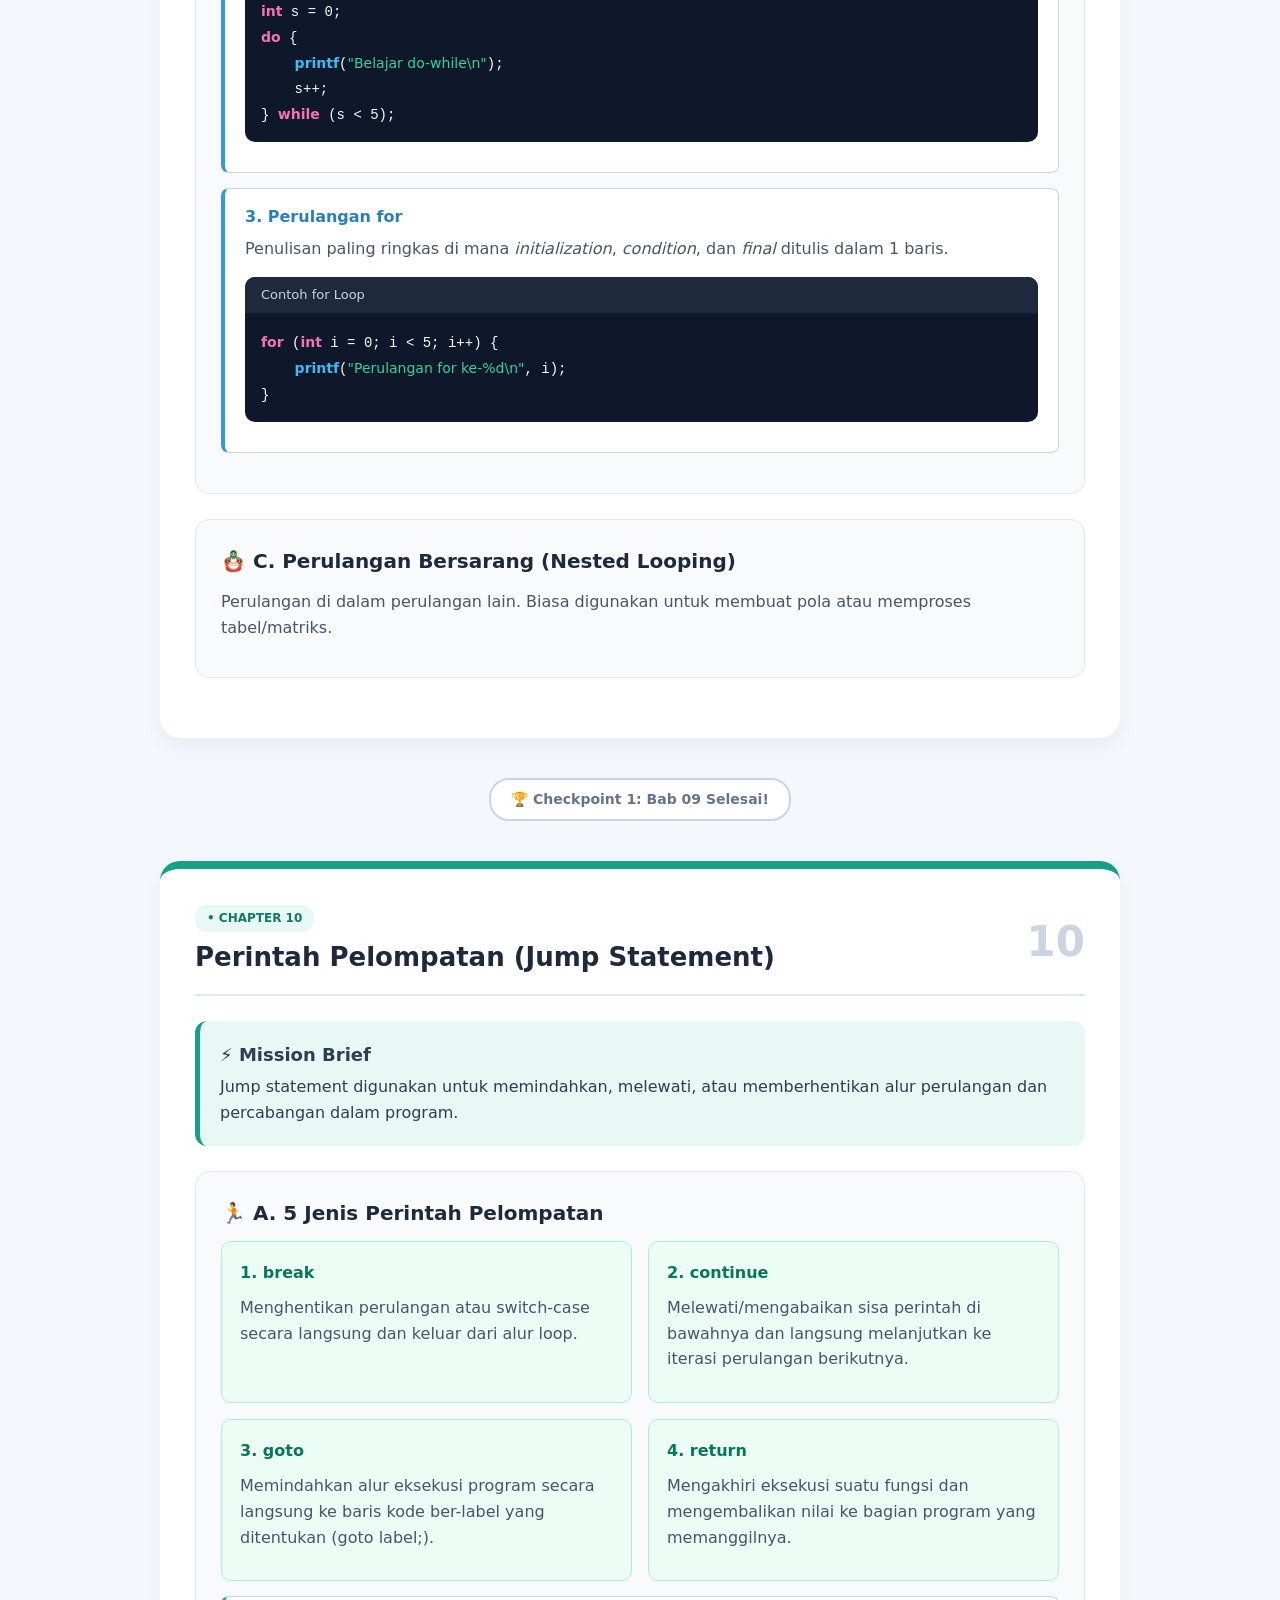
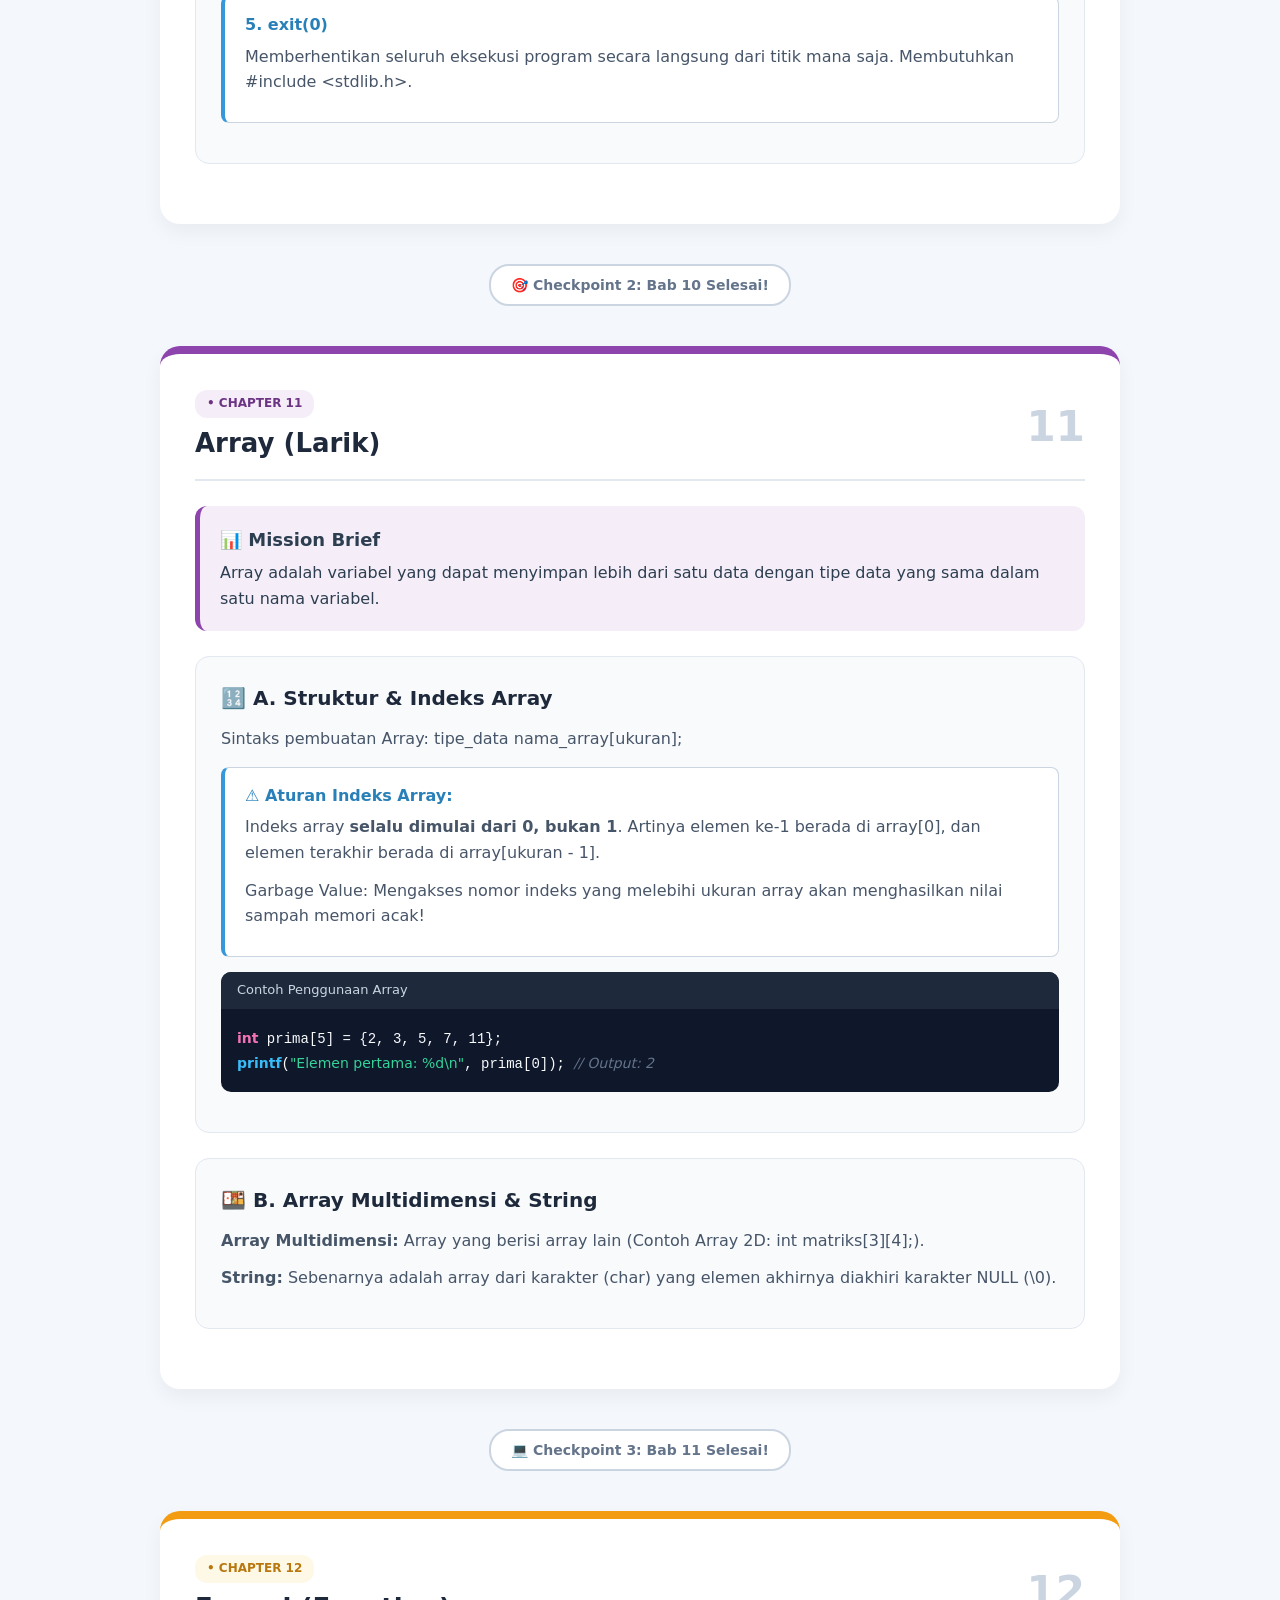
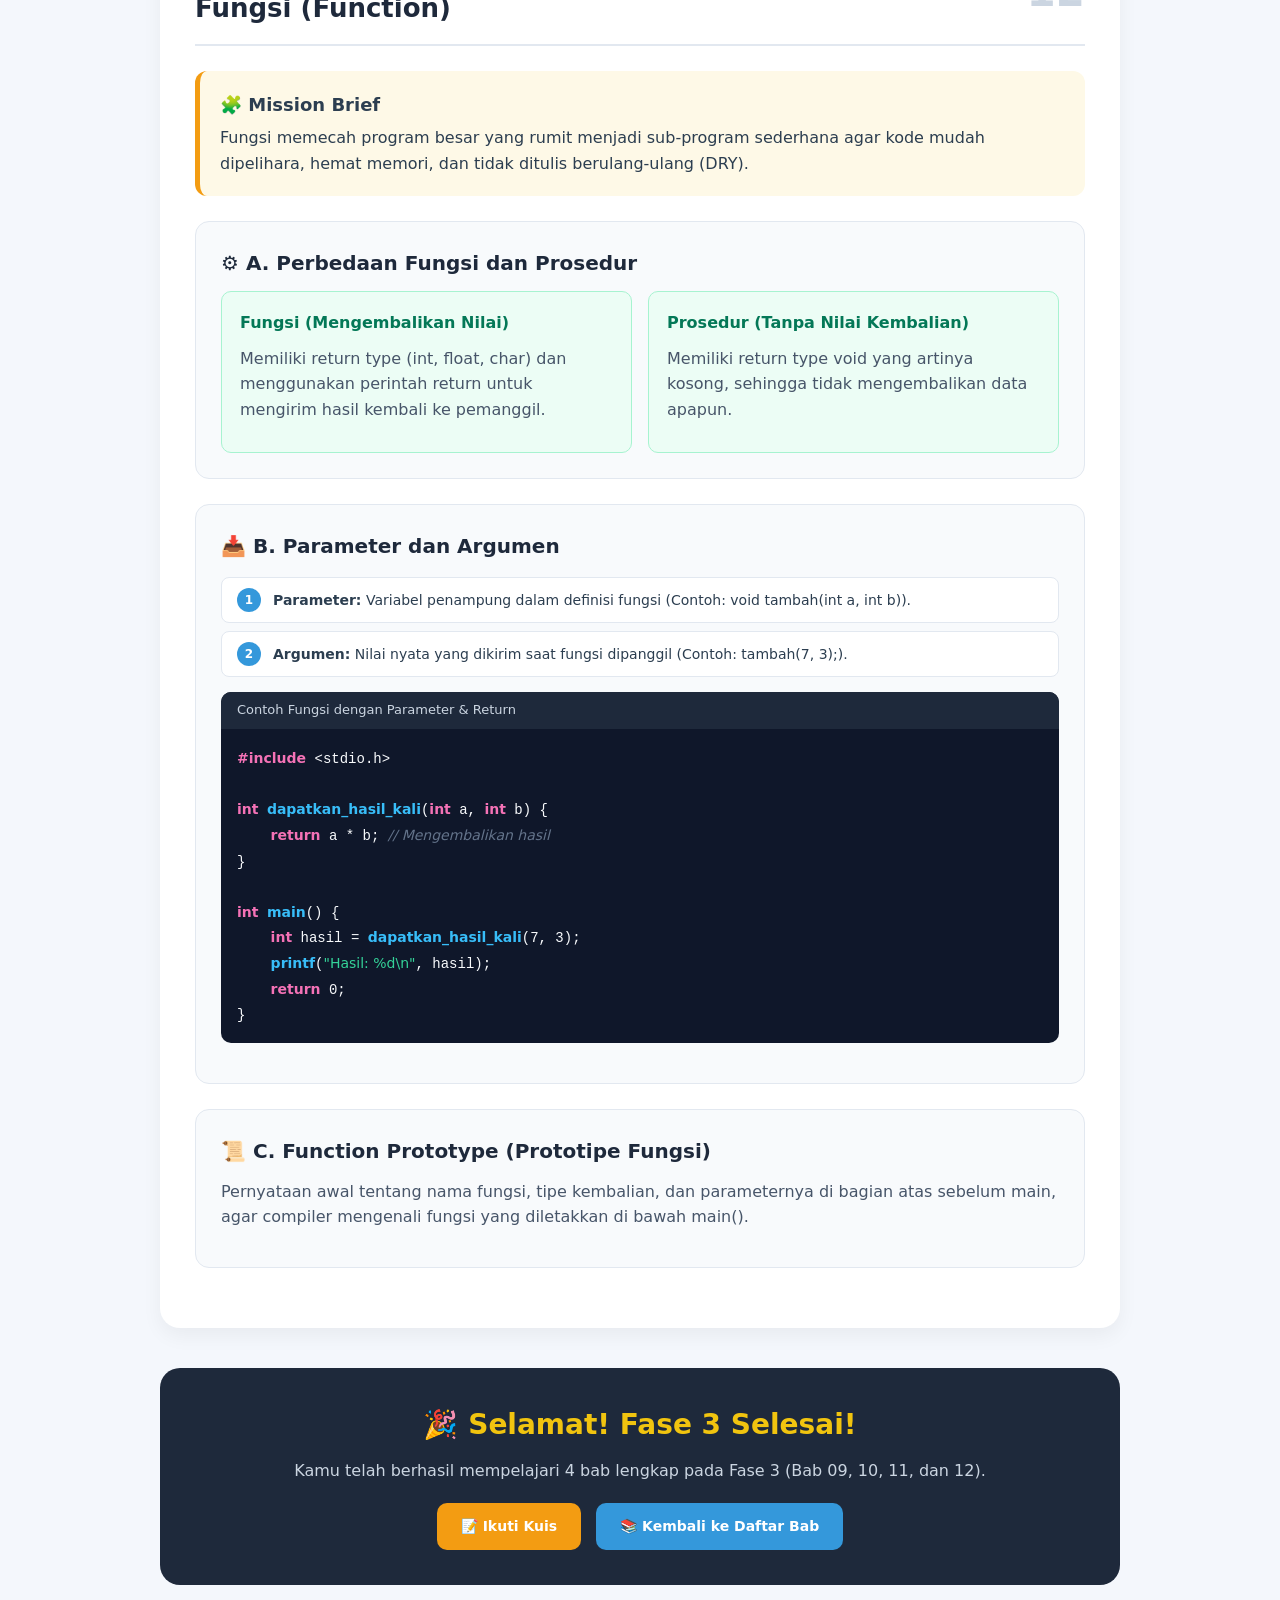
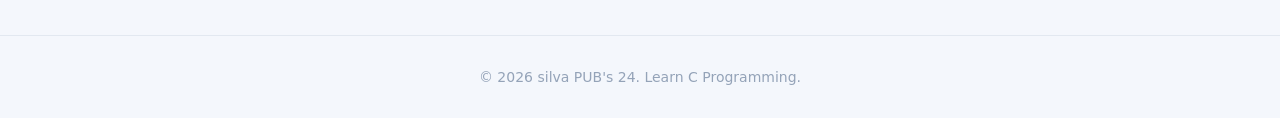
<file: materi-halaman/fase-ketiga.html>
<!DOCTYPE html>
<html lang="id">

<head>
    <meta charset="UTF-8">
    <meta name="viewport" content="width=device-width, initial-scale=1.0">
    <title>C-Learn | Fase 3: Programming Logic</title>
    <link rel="stylesheet" href="../css/isi-materi.css">
</head>

<body>

    <!-- Navigasi -->
    <nav class="top-nav">
        <a href="../materi.html" class="nav-brand">C-Learn</a>

        <div class="chapter-menu">
            <a href="#chapter-09" class="menu-pill active">Bab 09</a>
            <a href="#chapter-10" class="menu-pill">Bab 10</a>
            <a href="#chapter-11" class="menu-pill">Bab 11</a>
            <a href="#chapter-12" class="menu-pill">Bab 12</a>
        </div>

        <div class="btn-nav-group">
            <a href="../materi.html" class="btn-nav-action btn-back">← Kembali</a>
            <a href="../quiz.html" class="btn-nav-action btn-quiz">📝 Kuis</a>
        </div>
    </nav>

    <!-- Header -->
    <header class="fase-header">
        <span class="fase-badge">• FASE 3</span>
        <h1>Programming Logic</h1>
        <p>Menguasai perulangan (looping), perintah pelompatan (jump statement), manipulasi data array, serta struktur
            fungsi dan prosedur</p>
    </header>

    <main class="container">

        <!-- bab 9 -->
        <section id="chapter-09" class="chapter-block ch-9">
            <div class="chapter-header">
                <div class="chapter-title-box">
                    <span class="chapter-badge">• Chapter 09 </span>
                    <h2>Perulangan (Looping)</h2>
                </div>
                <div class="chapter-number-big">09</div>
            </div>

            <div class="mission-box">
                <h3>↻ Mission Brief</h3>
                <p>
                    Perulangan (looping) adalah perintah dalam Bahasa C yang digunakan untuk mengeksekusi instruksi
                    tertentu secara berulang-ulang berdasarkan syarat kondisi tertentu.
                </p>
            </div>

            <!-- Materi 1 -->
            <article class="material-card">
                <h3>🏗️ A. 3 Bagian Dasar Perulangan</h3>
                <p>Setiap struktur perulangan wajib memiliki 3 komponen utama berikut:</p>
                <div class="step-list">
                    <div class="step-item">
                        <div class="step-number">1</div><span><strong>Initialization (Inisialisasi):</strong> Langkah
                            awal membuat variabel penghitung (counter), biasanya dari 0 (contoh:
                            <code>int i = 0;</code>).</span>
                    </div>
                    <div class="step-item">
                        <div class="step-number">2</div><span><strong>Condition (Kondisi):</strong> Batas nilai agar
                            perulangan berhenti (contoh: <code>i &lt; 10</code>).</span>
                    </div>
                    <div class="step-item">
                        <div class="step-number">3</div><span><strong>Final (Pengubah Nilai):</strong> Perintah
                            penambah/pengurang nilai variabel (contoh: <code>i++</code> atau <code>i--</code>).</span>
                    </div>
                </div>
            </article>

            <!-- Materi 2 -->
            <article class="material-card">
                <h3>🔄 B. Jenis-Jenis Perintah Perulangan</h3>

                <!-- 1. While -->
                <div class="info-box">
                    <h4>1. Perulangan while</h4>
                    <p>Mengevaluasi kondisi terlebih dahulu sebelum mengeksekusi perintah. Wajib ada perintah
                        <code>final</code> agar tidak terjadi <strong>infinity loop</strong> (perulangan tanpa akhir).
                    </p>
                    <div class="code-box">
                        <div class="code-header">
                            <span>Contoh while Loop</span>
                        </div>
                        <pre><code><span class="keyword">int</span> i = 1;
<span class="keyword">while</span> (i &lt;= 5) {
    <span class="func">printf</span>(<span class="string">"Perulangan ke-%d\n"</span>, i);
    i++; <span class="comment">// Final (increment)</span>
}</code></pre>
                    </div>
                </div>

                <!-- 2. Do-While -->
                <div class="info-box">
                    <h4>2. Perulangan do-while</h4>
                    <p>Menjalankan perintahnya terlebih dahulu minimal 1 kali, baru memeriksa kondisi di akhir. Wajib
                        diakhiri titik koma <code>;</code> setelah <code>while(...)</code>.</p>
                    <div class="code-box">
                        <div class="code-header">
                            <span>Contoh do-while Loop</span>
                        </div>
                        <pre><code><span class="keyword">int</span> s = 0;
<span class="keyword">do</span> {
    <span class="func">printf</span>(<span class="string">"Belajar do-while\n"</span>);
    s++;
} <span class="keyword">while</span> (s &lt; 5);</code></pre>
                    </div>
                </div>

                <!-- 3. For -->
                <div class="info-box">
                    <h4>3. Perulangan for</h4>
                    <p>Penulisan paling ringkas di mana <em>initialization</em>, <em>condition</em>, dan <em>final</em>
                        ditulis dalam 1 baris.</p>
                    <div class="code-box">
                        <div class="code-header">
                            <span>Contoh for Loop</span>
                        </div>
                        <pre><code><span class="keyword">for</span> (<span class="keyword">int</span> i = 0; i &lt; 5; i++) {
    <span class="func">printf</span>(<span class="string">"Perulangan for ke-%d\n"</span>, i);
}</code></pre>
                    </div>
                </div>
            </article>

            <!-- Materi 3 -->
            <article class="material-card">
                <h3>🪆 C. Perulangan Bersarang (Nested Looping)</h3>
                <p>Perulangan di dalam perulangan lain. Biasa digunakan untuk membuat pola atau memproses tabel/matriks.
                </p>
            </article>

        </section>

        <!-- pemisah bab 9 ke 10 -->
        <div class="chapter-divider">
            <span class="divider-badge">🏆 Checkpoint 1: Bab 09 Selesai!</span>
        </div>

        <!-- bab 10 -->
        <section id="chapter-10" class="chapter-block ch-10">
            <div class="chapter-header">
                <div class="chapter-title-box">
                    <span class="chapter-badge">• Chapter 10 </span>
                    <h2>Perintah Pelompatan (Jump Statement)</h2>
                </div>
                <div class="chapter-number-big">10</div>
            </div>

            <div class="mission-box">
                <h3>⚡ Mission Brief</h3>
                <p>
                    Jump statement digunakan untuk memindahkan, melewati, atau memberhentikan alur perulangan dan
                    percabangan dalam program.
                </p>
            </div>

            <!-- Materi 1-->
            <article class="material-card">
                <h3>🏃 A. 5 Jenis Perintah Pelompatan</h3>

                <div class="grid-2-col">
                    <div class="card-box success">
                        <h4>1. break</h4>
                        <p>Menghentikan perulangan atau switch-case secara langsung dan keluar dari alur loop.</p>
                    </div>
                    <div class="card-box success">
                        <h4>2. continue</h4>
                        <p>Melewati/mengabaikan sisa perintah di bawahnya dan langsung melanjutkan ke iterasi perulangan
                            berikutnya.</p>
                    </div>
                    <div class="card-box success">
                        <h4>3. goto</h4>
                        <p>Memindahkan alur eksekusi program secara langsung ke baris kode ber-label yang ditentukan
                            (<code>goto label;</code>).</p>
                    </div>
                    <div class="card-box success">
                        <h4>4. return</h4>
                        <p>Mengakhiri eksekusi suatu fungsi dan mengembalikan nilai ke bagian program yang memanggilnya.
                        </p>
                    </div>
                </div>

                <div class="info-box">
                    <h4>5. exit(0)</h4>
                    <p>Memberhentikan seluruh eksekusi program secara langsung dari titik mana saja. Membutuhkan
                        <code>#include &lt;stdlib.h&gt;</code>.</p>
                </div>
            </article>


        </section>

        <!-- pemisah bab 10 ke 11 -->
        <div class="chapter-divider">
            <span class="divider-badge">🎯 Checkpoint 2: Bab 10 Selesai!</span>
        </div>

        <!-- bab 11 -->
        <section id="chapter-11" class="chapter-block ch-11">
            <div class="chapter-header">
                <div class="chapter-title-box">
                    <span class="chapter-badge">• Chapter 11 </span>
                    <h2>Array (Larik)</h2>
                </div>
                <div class="chapter-number-big">11</div>
            </div>

            <div class="mission-box">
                <h3>📊 Mission Brief</h3>
                <p>
                    Array adalah variabel yang dapat menyimpan lebih dari satu data dengan tipe data yang sama dalam
                    satu nama variabel.
                </p>
            </div>

            <!-- Materi 1 -->
            <article class="material-card">
                <h3>🔢 A. Struktur & Indeks Array</h3>
                <p>Sintaks pembuatan Array: <code>tipe_data nama_array[ukuran];</code></p>

                <div class="info-box">
                    <h4>⚠️ Aturan Indeks Array:</h4>
                    <p>
                        Indeks array <strong>selalu dimulai dari 0, bukan 1</strong>. Artinya elemen ke-1 berada di
                        <code>array[0]</code>, dan elemen terakhir berada di <code>array[ukuran - 1]</code>.
                    </p>
                    <p>
                        Garbage Value: Mengakses nomor indeks yang melebihi ukuran array akan menghasilkan nilai sampah
                        memori acak!
                    </p>
                </div>

                <div class="code-box">
                    <div class="code-header">
                        <span>Contoh Penggunaan Array</span>
                    </div>
                    <pre><code><span class="keyword">int</span> prima[5] = {2, 3, 5, 7, 11};
<span class="func">printf</span>(<span class="string">"Elemen pertama: %d\n"</span>, prima[0]); <span class="comment">// Output: 2</span></code></pre>
                </div>
            </article>

            <!-- Materi 2 -->
            <article class="material-card">
                <h3>🍱 B. Array Multidimensi & String</h3>
                <p>
                    <strong>Array Multidimensi:</strong> Array yang berisi array lain (Contoh Array 2D:
                    <code>int matriks[3][4];</code>).
                </p>
                <p>
                    <strong>String:</strong> Sebenarnya adalah array dari karakter (<code>char</code>) yang elemen
                    akhirnya diakhiri karakter <code>NULL</code> (<code>\0</code>).
                </p>
            </article>


        </section>

        <!-- pemisah bab 11 ke 12 -->
        <div class="chapter-divider">
            <span class="divider-badge">💻 Checkpoint 3: Bab 11 Selesai!</span>
        </div>

        <!-- bab 12 -->
        <section id="chapter-12" class="chapter-block ch-12">
            <div class="chapter-header">
                <div class="chapter-title-box">
                    <span class="chapter-badge">• Chapter 12</span>
                    <h2>Fungsi (Function)</h2>
                </div>
                <div class="chapter-number-big">12</div>
            </div>

            <div class="mission-box">
                <h3>🧩 Mission Brief</h3>
                <p>
                    Fungsi memecah program besar yang rumit menjadi sub-program sederhana agar kode mudah dipelihara,
                    hemat memori, dan tidak ditulis berulang-ulang (DRY).
                </p>
            </div>

            <!-- Materi 1 -->
            <article class="material-card">
                <h3>⚙️ A. Perbedaan Fungsi dan Prosedur</h3>

                <div class="grid-2-col">
                    <div class="card-box success">
                        <h4>Fungsi (Mengembalikan Nilai)</h4>
                        <p>Memiliki return type (<code>int</code>, <code>float</code>, <code>char</code>) dan
                            menggunakan perintah <code>return</code> untuk mengirim hasil kembali ke pemanggil.</p>
                    </div>
                    <div class="card-box success">
                        <h4>Prosedur (Tanpa Nilai Kembalian)</h4>
                        <p>Memiliki return type <code>void</code> yang artinya kosong, sehingga tidak mengembalikan data
                            apapun.</p>
                    </div>
                </div>
            </article>

            <!-- Materi 2 -->
            <article class="material-card">
                <h3>📥 B. Parameter dan Argumen</h3>
                <div class="step-list">
                    <div class="step-item">
                        <div class="step-number">1</div><span><strong>Parameter:</strong> Variabel penampung dalam
                            definisi fungsi (Contoh: <code>void tambah(int a, int b)</code>).</span>
                    </div>
                    <div class="step-item">
                        <div class="step-number">2</div><span><strong>Argumen:</strong> Nilai nyata yang dikirim saat
                            fungsi dipanggil (Contoh: <code>tambah(7, 3);</code>).</span>
                    </div>
                </div>

                <div class="code-box">
                    <div class="code-header">
                        <span>Contoh Fungsi dengan Parameter & Return</span>
                    </div>
                    <pre><code><span class="keyword">#include</span> &lt;stdio.h&gt;

<span class="keyword">int</span> <span class="func">dapatkan_hasil_kali</span>(<span class="keyword">int</span> a, <span class="keyword">int</span> b) {
    <span class="keyword">return</span> a * b; <span class="comment">// Mengembalikan hasil</span>
}

<span class="keyword">int</span> <span class="func">main</span>() {
    <span class="keyword">int</span> hasil = <span class="func">dapatkan_hasil_kali</span>(7, 3);
    <span class="func">printf</span>(<span class="string">"Hasil: %d\n"</span>, hasil);
    <span class="keyword">return</span> 0;
}</code></pre>
                </div>
            </article>

            <!-- Materi 3 -->
            <article class="material-card">
                <h3>📜 C. Function Prototype (Prototipe Fungsi)</h3>
                <p>
                    Pernyataan awal tentang nama fungsi, tipe kembalian, dan parameternya di bagian atas sebelum
                    <code>main</code>, agar compiler mengenali fungsi yang diletakkan di bawah <code>main()</code>.
                </p>
            </article>


        </section>

        <!-- banner Selesai -->
        <section class="complete-box">
            <h2>🎉 Selamat! Fase 3 Selesai!</h2>
            <p>Kamu telah berhasil mempelajari 4 bab lengkap pada Fase 3 (Bab 09, 10, 11, dan 12).</p>

            <div class="complete-btns">
                <a href="../quiz.html" class="btn-complete quiz">📝 Ikuti Kuis</a>
                <a href="../materi.html" class="btn-complete back">📚 Kembali ke Daftar Bab</a>
            </div>
        </section>

    </main>

    <footer class="footer">
        <p>&copy; 2026 silva PUB's 24. Learn C Programming.</p>
    </footer>
</body>

</html>
</file>
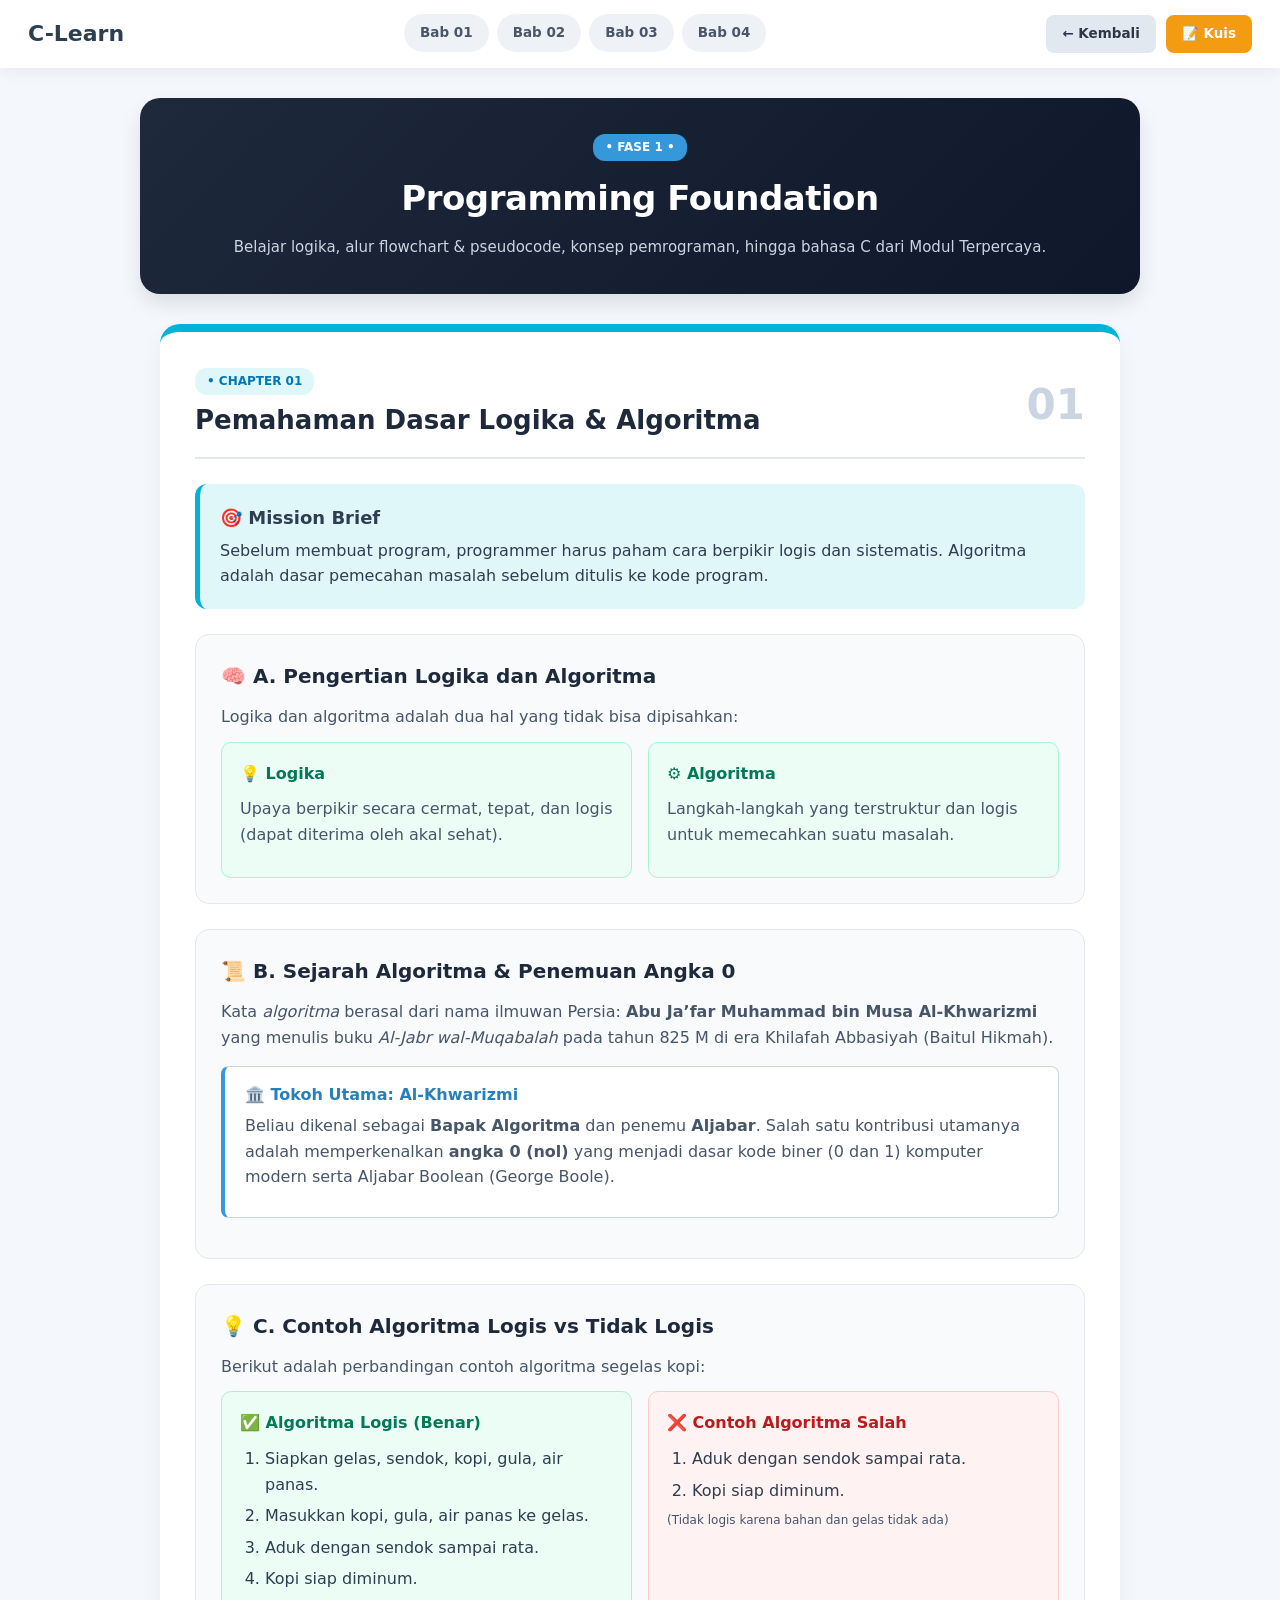
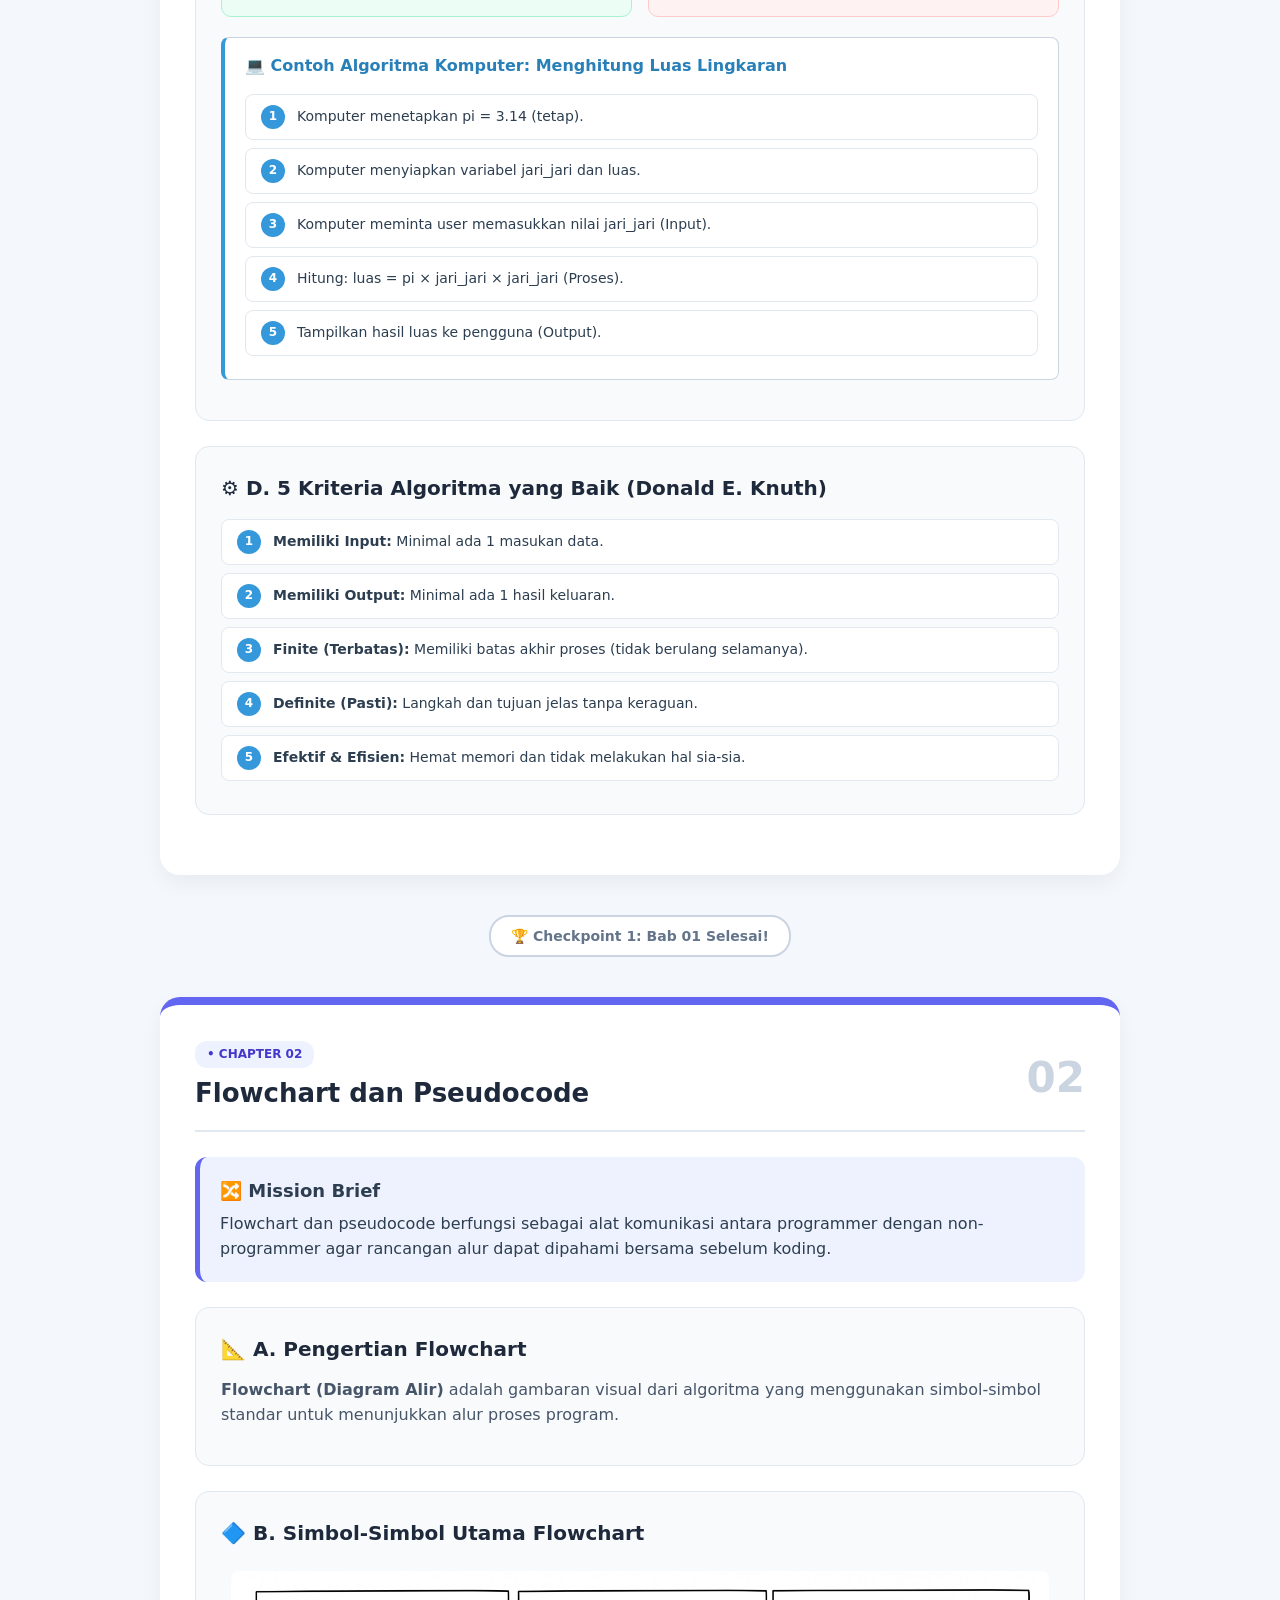
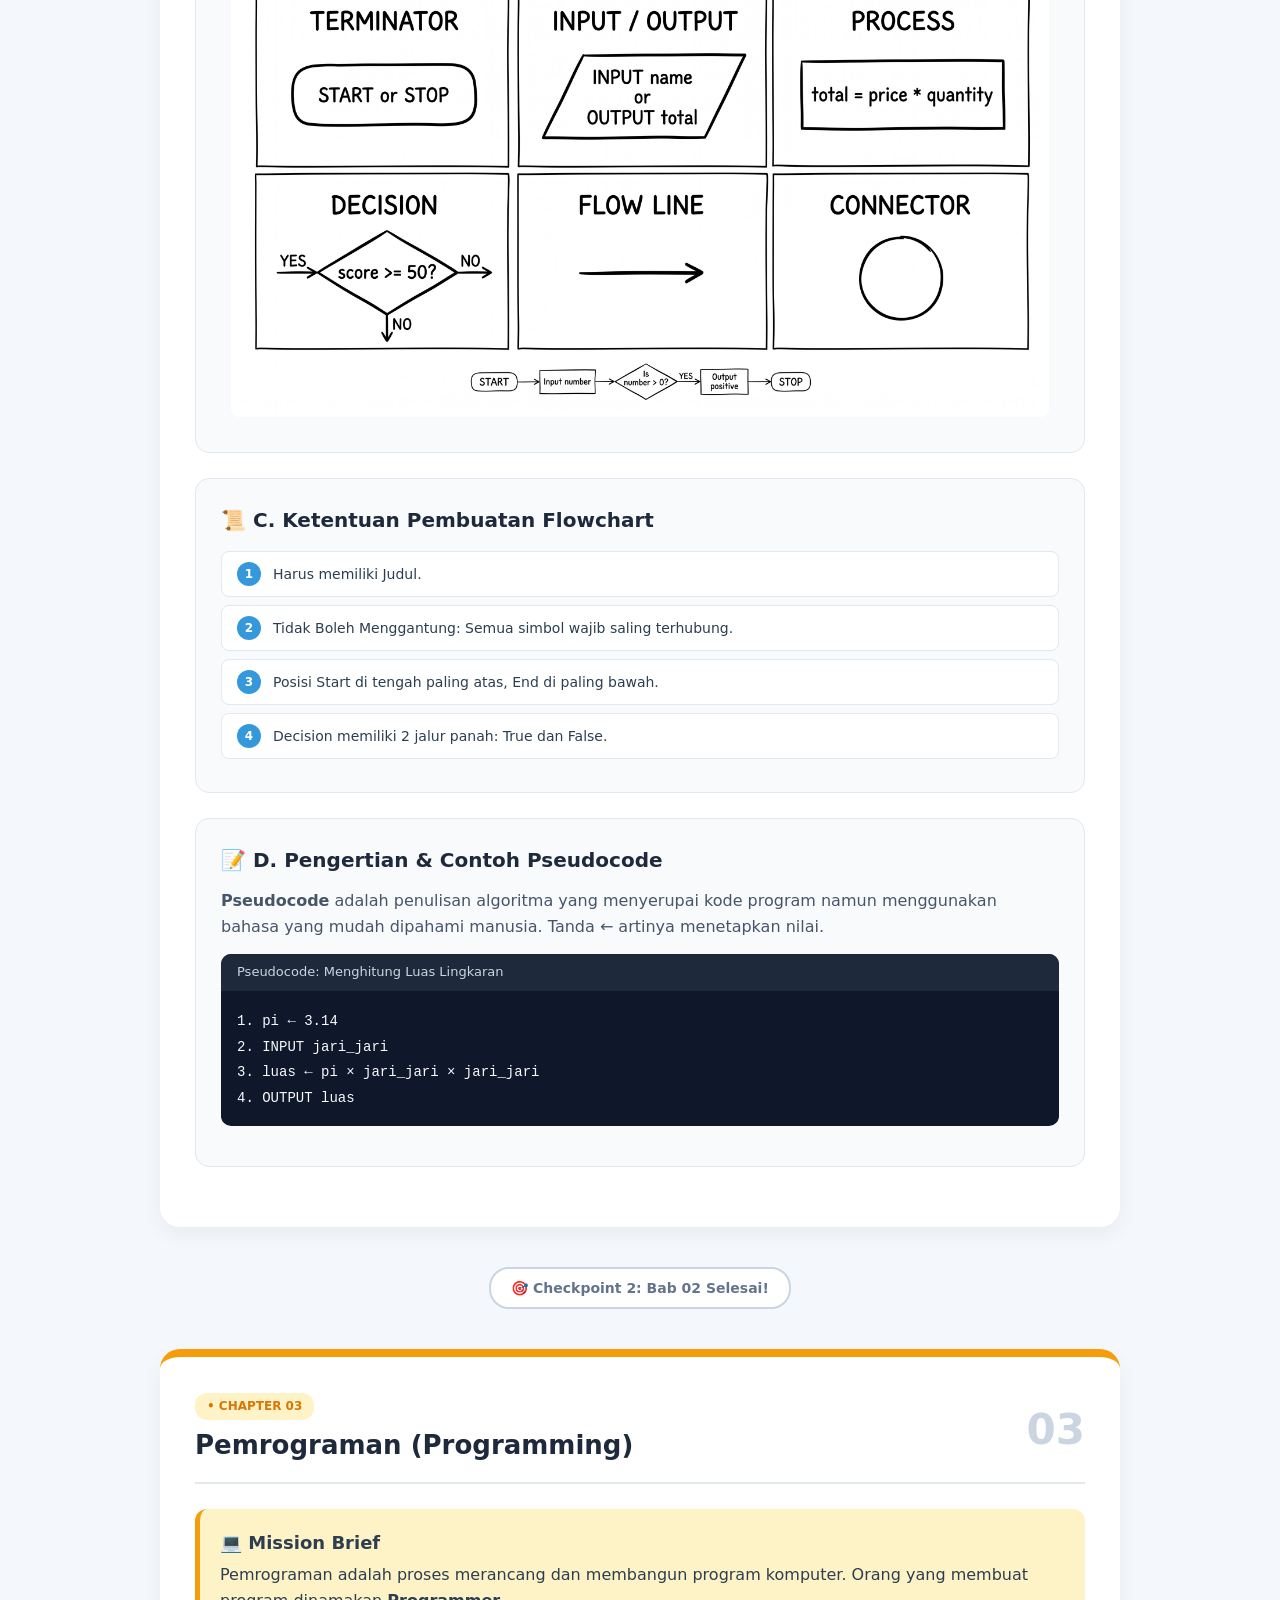
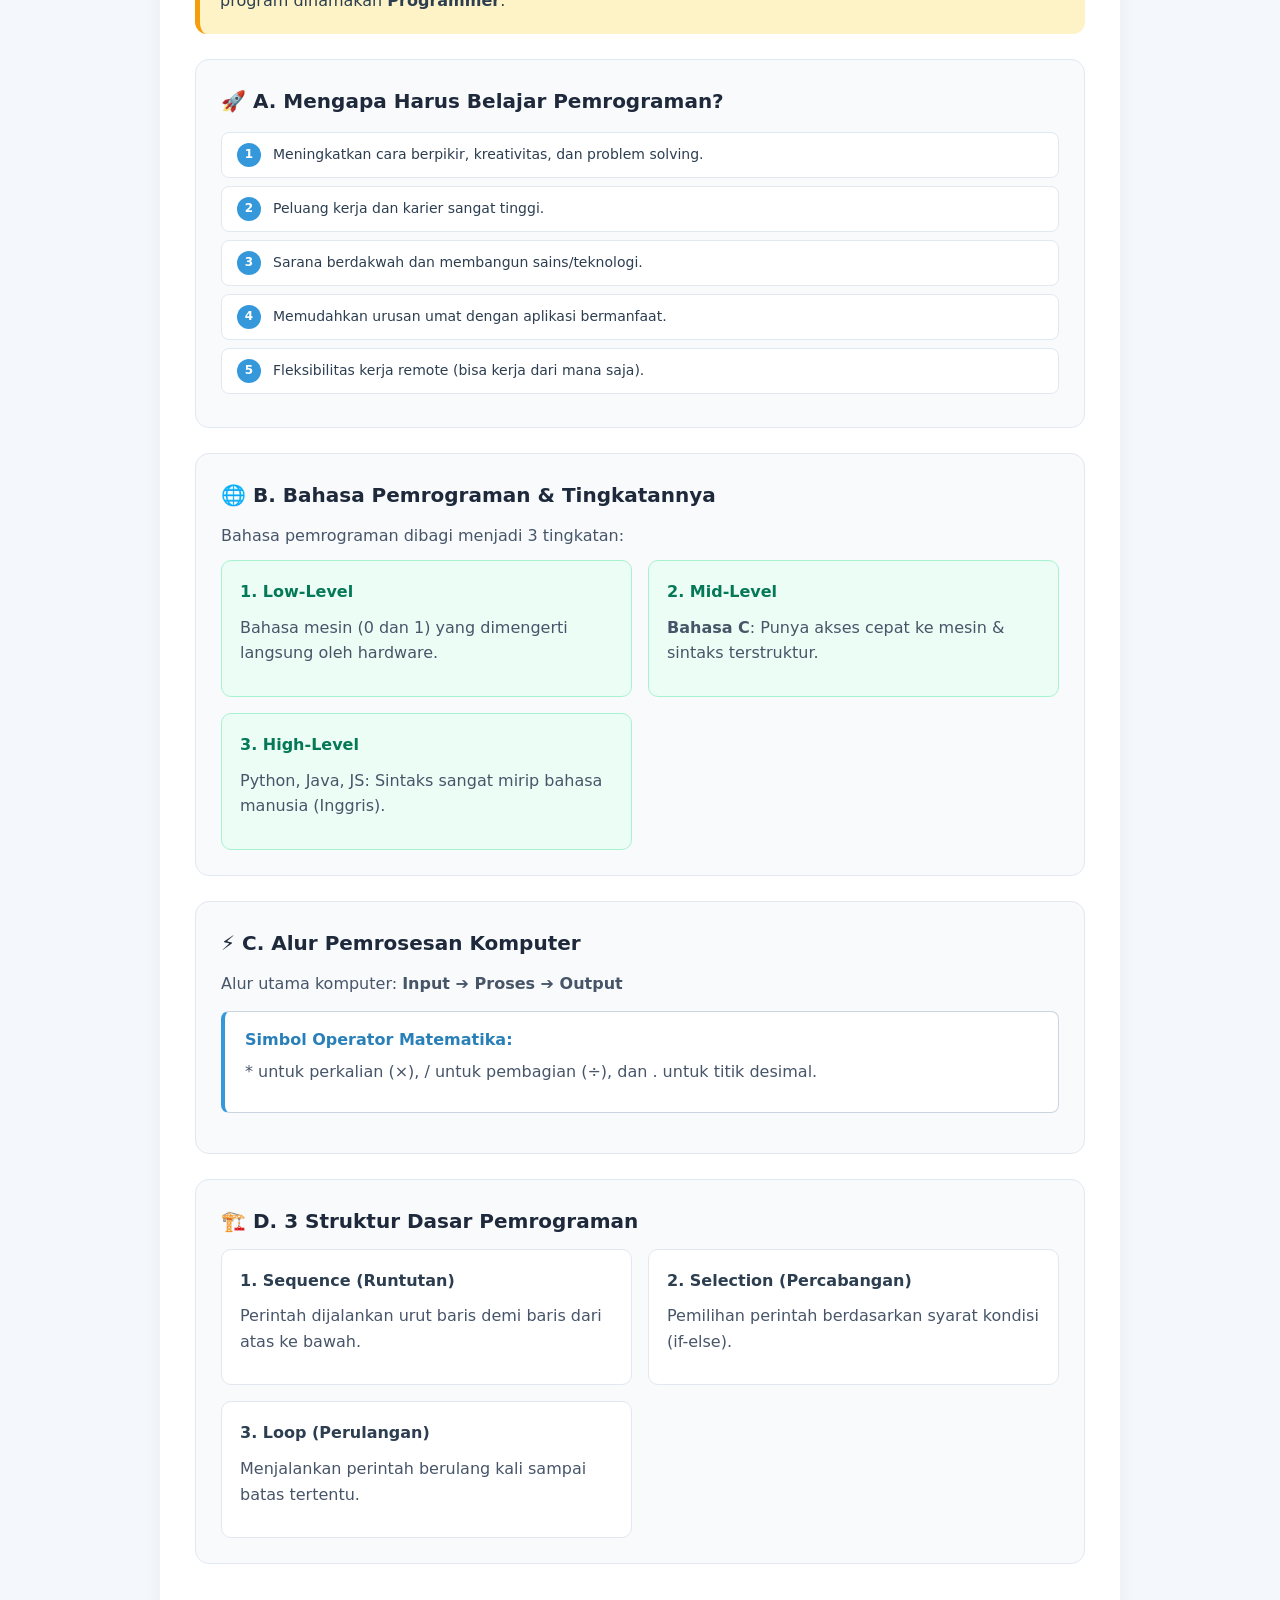
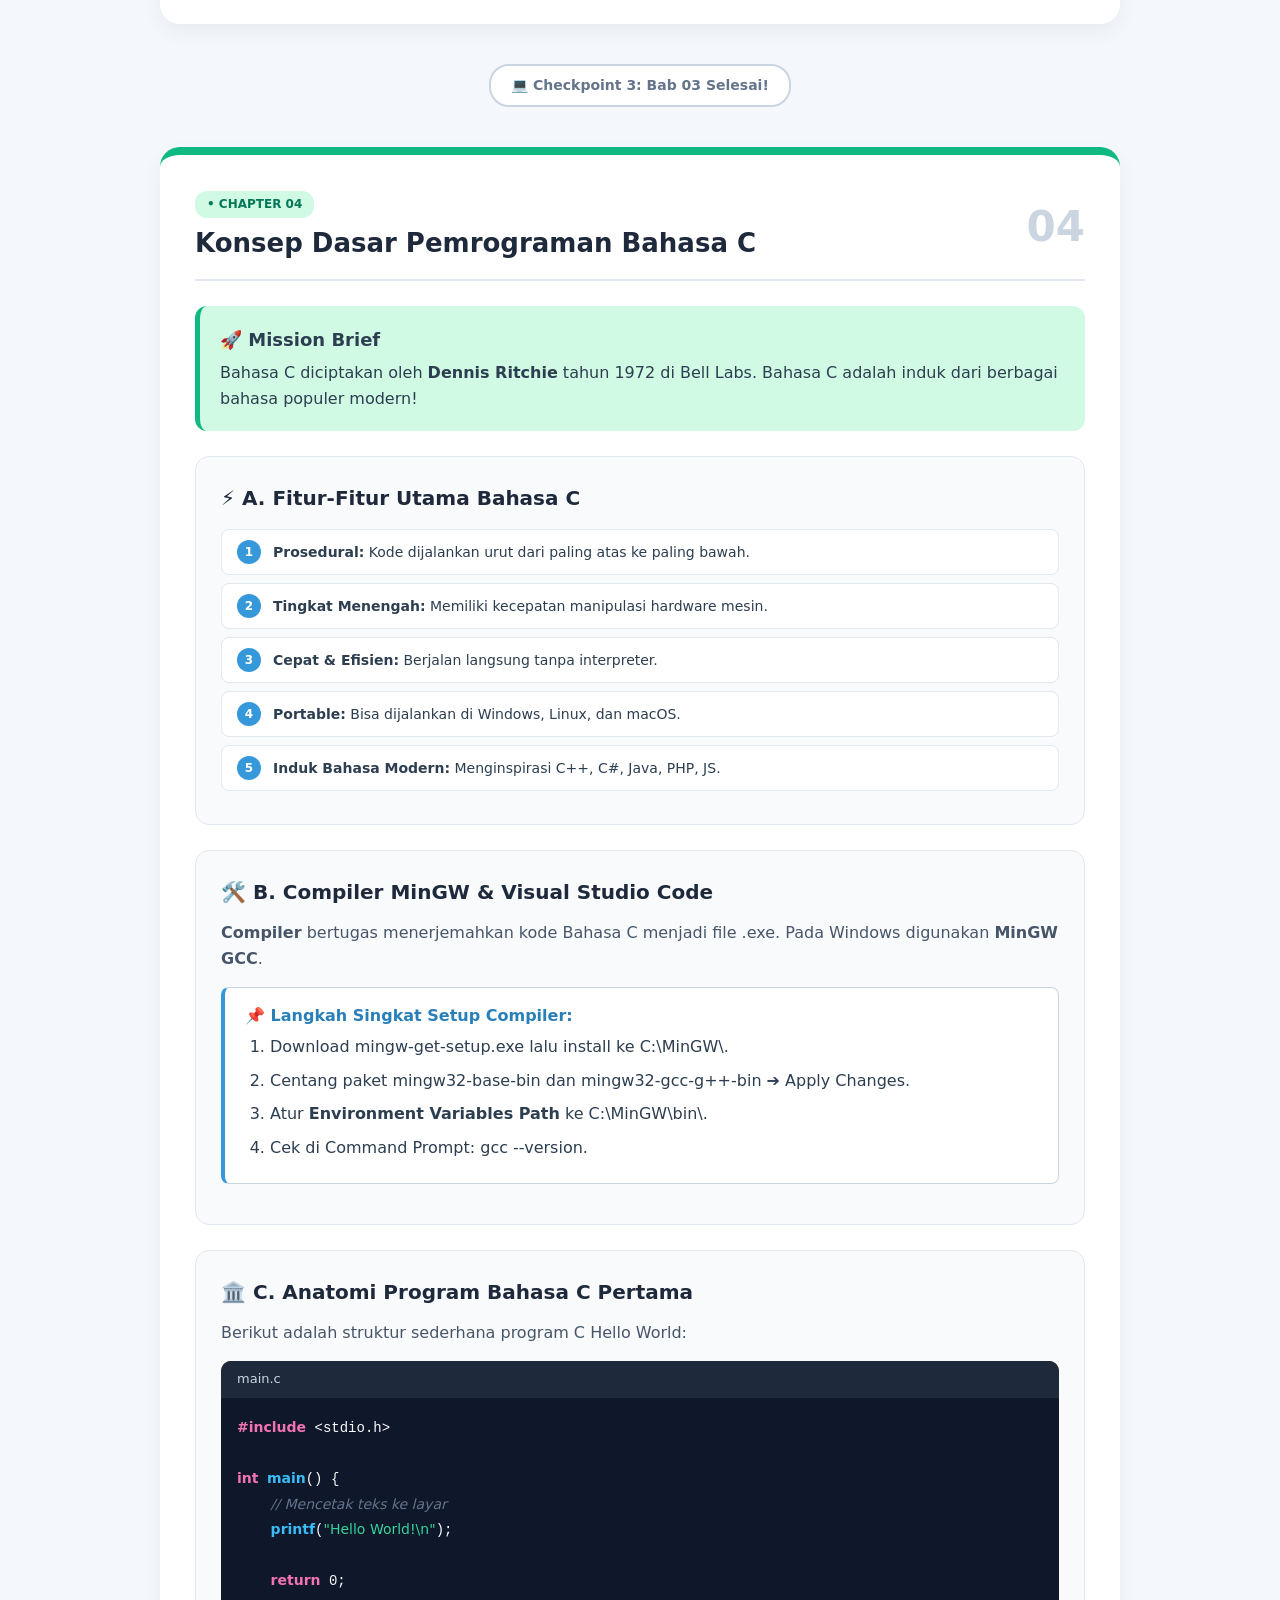
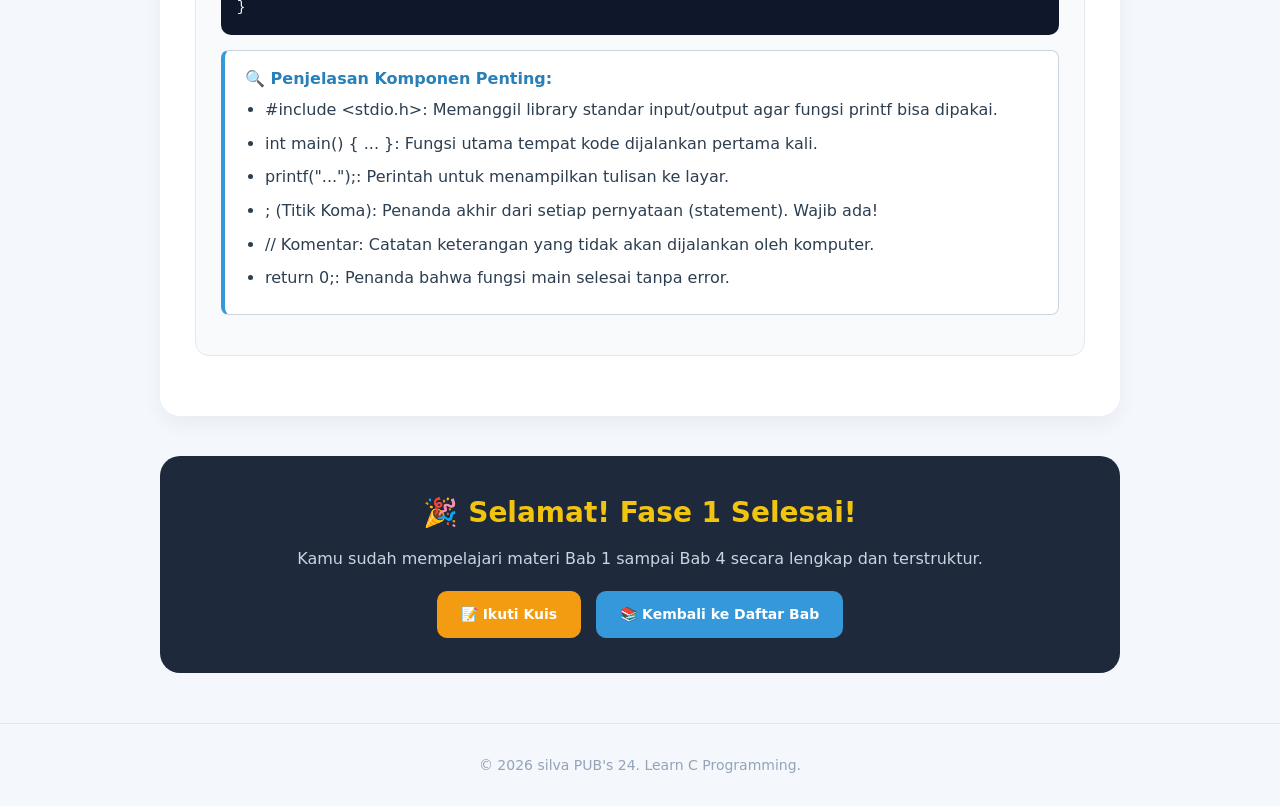
<file: materi-halaman/fase-pertama.html>
<!DOCTYPE html>
<html lang="id">

<head>
    <meta charset="UTF-8">
    <meta name="viewport" content="width=device-width, initial-scale=1.0">
    <title>C-Learn | Fase 1: Pemrograman Dasar</title>
    <link rel="stylesheet" href="../css/isi-materi.css">
</head>

<body>

    <nav class="top-nav">
        <a href="../materi.html" class="nav-brand">C-Learn</a>

        <div class="chapter-menu">
            <a href="#chapter-01" class="menu-pill active">Bab 01</a>
            <a href="#chapter-02" class="menu-pill">Bab 02</a>
            <a href="#chapter-03" class="menu-pill">Bab 03</a>
            <a href="#chapter-04" class="menu-pill">Bab 04</a>
        </div>

        <div class="btn-nav-group">
            <a href="../materi.html" class="btn-nav-action btn-back">← Kembali</a>
            <a href="../quiz.html" class="btn-nav-action btn-quiz">📝 Kuis</a>
        </div>
    </nav>

    <!-- header -->
    <header class="fase-header">
        <span class="fase-badge">• FASE 1 • </span>
        <h1>Programming Foundation</h1>
        <p>Belajar logika, alur flowchart & pseudocode, konsep pemrograman, hingga bahasa C dari Modul Terpercaya.
        </p>
    </header>

    <main class="container">

        <!-- bab 1 -->
        <section id="chapter-01" class="chapter-block ch-1">
            <div class="chapter-header">
                <div class="chapter-title-box">
                    <span class="chapter-badge">• Chapter 01 </span>
                    <h2>Pemahaman Dasar Logika & Algoritma</h2>
                </div>
                <div class="chapter-number-big">01</div>
            </div>

            <div class="mission-box">
                <h3>🎯 Mission Brief</h3>
                <p>
                    Sebelum membuat program, programmer harus paham cara berpikir logis dan sistematis. Algoritma adalah
                    dasar pemecahan masalah sebelum ditulis ke kode program.
                </p>
            </div>

            <!-- Materi 1 -->
            <article class="material-card">
                <h3>🧠 A. Pengertian Logika dan Algoritma</h3>
                <p>Logika dan algoritma adalah dua hal yang tidak bisa dipisahkan:</p>

                <div class="grid-2-col">
                    <div class="card-box success">
                        <h4>💡 Logika</h4>
                        <p>Upaya berpikir secara cermat, tepat, dan logis (dapat diterima oleh akal sehat).</p>
                    </div>
                    <div class="card-box success">
                        <h4>⚙️ Algoritma</h4>
                        <p>Langkah-langkah yang terstruktur dan logis untuk memecahkan suatu masalah.</p>
                    </div>
                </div>
            </article>

            <!-- Materi 2 -->
            <article class="material-card">
                <h3>📜 B. Sejarah Algoritma & Penemuan Angka 0</h3>
                <p>
                    Kata <em>algoritma</em> berasal dari nama ilmuwan Persia: <strong>Abu Ja’far Muhammad bin Musa
                        Al-Khwarizmi</strong> yang menulis buku <em>Al-Jabr wal-Muqabalah</em> pada tahun 825 M di era
                    Khilafah Abbasiyah (Baitul Hikmah).
                </p>
                <div class="info-box">
                    <h4>🏛️ Tokoh Utama: Al-Khwarizmi</h4>
                    <p>
                        Beliau dikenal sebagai <strong>Bapak Algoritma</strong> dan penemu <strong>Aljabar</strong>.
                        Salah satu kontribusi utamanya adalah memperkenalkan <strong>angka 0 (nol)</strong> yang menjadi
                        dasar kode biner (0 dan 1) komputer modern serta Aljabar Boolean (George Boole).
                    </p>
                </div>
            </article>

            <!-- Materi 3 -->
            <article class="material-card">
                <h3>💡 C. Contoh Algoritma Logis vs Tidak Logis</h3>
                <p>Berikut adalah perbandingan contoh algoritma segelas kopi:</p>

                <div class="grid-2-col">
                    <div class="card-box success">
                        <h4>✅ Algoritma Logis (Benar)</h4>
                        <ol class="content-list">
                            <li>Siapkan gelas, sendok, kopi, gula, air panas.</li>
                            <li>Masukkan kopi, gula, air panas ke gelas.</li>
                            <li>Aduk dengan sendok sampai rata.</li>
                            <li>Kopi siap diminum.</li>
                        </ol>
                    </div>
                    <div class="card-box danger">
                        <h4>❌ Contoh Algoritma Salah</h4>
                        <ol class="content-list">
                            <li>Aduk dengan sendok sampai rata.</li>
                            <li>Kopi siap diminum.</li>
                        </ol>
                        <p class="note-text">(Tidak logis karena bahan dan gelas tidak ada)</p>
                    </div>
                </div>

                <div class="info-box info-box-spaced">
                    <h4>💻 Contoh Algoritma Komputer: Menghitung Luas Lingkaran</h4>
                    <div class="step-list">
                        <div class="step-item">
                            <div class="step-number">1</div>
                            <span>Komputer menetapkan <code>pi = 3.14</code> (tetap).</span>
                        </div>
                        <div class="step-item">
                            <div class="step-number">2</div>
                            <span>Komputer menyiapkan variabel <code>jari_jari</code> dan <code>luas</code>.</span>
                        </div>
                        <div class="step-item">
                            <div class="step-number">3</div>
                            <span>Komputer meminta user memasukkan nilai <code>jari_jari</code> (Input).</span>
                        </div>
                        <div class="step-item">
                            <div class="step-number">4</div>
                            <span>Hitung: <code>luas = pi × jari_jari × jari_jari</code> (Proses).</span>
                        </div>
                        <div class="step-item">
                            <div class="step-number">5</div>
                            <span>Tampilkan hasil <code>luas</code> ke pengguna (Output).</span>
                        </div>
                    </div>
                </div>
            </article>

            <!-- Materi 4 -->
            <article class="material-card">
                <h3>⚙️ D. 5 Kriteria Algoritma yang Baik (Donald E. Knuth)</h3>
                <div class="step-list">
                    <div class="step-item">
                        <div class="step-number">1</div><span><strong>Memiliki Input:</strong> Minimal ada 1 masukan
                            data.</span>
                    </div>
                    <div class="step-item">
                        <div class="step-number">2</div><span><strong>Memiliki Output:</strong> Minimal ada 1 hasil
                            keluaran.</span>
                    </div>
                    <div class="step-item">
                        <div class="step-number">3</div><span><strong>Finite (Terbatas):</strong> Memiliki batas akhir
                            proses (tidak berulang selamanya).</span>
                    </div>
                    <div class="step-item">
                        <div class="step-number">4</div><span><strong>Definite (Pasti):</strong> Langkah dan tujuan
                            jelas tanpa keraguan.</span>
                    </div>
                    <div class="step-item">
                        <div class="step-number">5</div><span><strong>Efektif & Efisien:</strong> Hemat memori dan tidak
                            melakukan hal sia-sia.</span>
                    </div>
                </div>
            </article>


        </section>

        <!-- pemisah bab 1 ke bab 2 -->
        <div class="chapter-divider">
            <span class="divider-badge">🏆 Checkpoint 1: Bab 01 Selesai!</span>
        </div>

        <!-- bab 2 -->
        <section id="chapter-02" class="chapter-block ch-2">
            <div class="chapter-header">
                <div class="chapter-title-box">
                    <span class="chapter-badge">• Chapter 02  </span>
                    <h2>Flowchart dan Pseudocode</h2>
                </div>
                <div class="chapter-number-big">02</div>
            </div>

            <div class="mission-box">
                <h3>🔀 Mission Brief</h3>
                <p>
                    Flowchart dan pseudocode berfungsi sebagai alat komunikasi antara programmer dengan non-programmer
                    agar rancangan alur dapat dipahami bersama sebelum koding.
                </p>
            </div>

            <!-- Materi 1 -->
            <article class="material-card">
                <h3>📐 A. Pengertian Flowchart</h3>
                <p>
                    <strong>Flowchart (Diagram Alir)</strong> adalah gambaran visual dari algoritma yang menggunakan
                    simbol-simbol standar untuk menunjukkan alur proses program.
                </p>
            </article>

            <!-- Materi 2 -->
            <article class="material-card">
                <h3>🔷 B. Simbol-Simbol Utama Flowchart</h3>
                <div class="simbol">
                    <img src="../assets/flowchartsimbol.jpeg" alt="">
                </div>
            </article>

            <!-- Materi 3 -->
            <article class="material-card">
                <h3>📜 C. Ketentuan Pembuatan Flowchart</h3>
                <div class="step-list">
                    <div class="step-item">
                        <div class="step-number">1</div><span>Harus memiliki Judul.</span>
                    </div>
                    <div class="step-item">
                        <div class="step-number">2</div><span>Tidak Boleh Menggantung: Semua simbol wajib saling
                            terhubung.</span>
                    </div>
                    <div class="step-item">
                        <div class="step-number">3</div><span>Posisi Start di tengah paling atas, End di paling
                            bawah.</span>
                    </div>
                    <div class="step-item">
                        <div class="step-number">4</div><span>Decision memiliki 2 jalur panah: <code>True</code> dan
                            <code>False</code>.</span>
                    </div>
                </div>
            </article>

            <!-- Materi 4 -->
            <article class="material-card">
                <h3>📝 D. Pengertian & Contoh Pseudocode</h3>
                <p>
                    <strong>Pseudocode</strong> adalah penulisan algoritma yang menyerupai kode program namun
                    menggunakan bahasa yang mudah dipahami manusia. Tanda <code>←</code> artinya menetapkan nilai.
                </p>

                <div class="code-box">
                    <div class="code-header">
                        <span>Pseudocode: Menghitung Luas Lingkaran</span>
                    </div>
                    <pre><code>1. pi ← 3.14
2. INPUT jari_jari
3. luas ← pi × jari_jari × jari_jari
4. OUTPUT luas</code></pre>
                </div>
            </article>


        </section>


        <div class="chapter-divider">
            <span class="divider-badge">🎯 Checkpoint 2: Bab 02 Selesai!</span>
        </div>

        <!-- Bab 3 -->
        <section id="chapter-03" class="chapter-block ch-3">
            <div class="chapter-header">
                <div class="chapter-title-box">
                    <span class="chapter-badge">• Chapter 03 </span>
                    <h2>Pemrograman (Programming)</h2>
                </div>
                <div class="chapter-number-big">03</div>
            </div>

            <div class="mission-box">
                <h3>💻 Mission Brief</h3>
                <p>
                    Pemrograman adalah proses merancang dan membangun program komputer. Orang yang membuat program
                    dinamakan <strong>Programmer</strong>.
                </p>
            </div>

            <!-- Materi 1 -->
            <article class="material-card">
                <h3>🚀 A. Mengapa Harus Belajar Pemrograman?</h3>
                <div class="step-list">
                    <div class="step-item">
                        <div class="step-number">1</div><span>Meningkatkan cara berpikir, kreativitas, dan problem
                            solving.</span>
                    </div>
                    <div class="step-item">
                        <div class="step-number">2</div><span>Peluang kerja dan karier sangat tinggi.</span>
                    </div>
                    <div class="step-item">
                        <div class="step-number">3</div><span>Sarana berdakwah dan membangun sains/teknologi.</span>
                    </div>
                    <div class="step-item">
                        <div class="step-number">4</div><span>Memudahkan urusan umat dengan aplikasi bermanfaat.</span>
                    </div>
                    <div class="step-item">
                        <div class="step-number">5</div><span>Fleksibilitas kerja remote (bisa kerja dari mana
                            saja).</span>
                    </div>
                </div>
            </article>

            <!-- Materi 2 -->
            <article class="material-card">
                <h3>🌐 B. Bahasa Pemrograman & Tingkatannya</h3>
                <p>Bahasa pemrograman dibagi menjadi 3 tingkatan:</p>
                <div class="grid-2-col">
                    <div class="card-box success">
                        <h4>1. Low-Level</h4>
                        <p>Bahasa mesin (0 dan 1) yang dimengerti langsung oleh hardware.</p>
                    </div>
                    <div class="card-box success">
                        <h4>2. Mid-Level</h4>
                        <p><strong>Bahasa C</strong>: Punya akses cepat ke mesin & sintaks terstruktur.</p>
                    </div>
                    <div class="card-box success">
                        <h4>3. High-Level</h4>
                        <p>Python, Java, JS: Sintaks sangat mirip bahasa manusia (Inggris).</p>
                    </div>
                </div>
            </article>

            <!-- Materi 3 -->
            <article class="material-card">
                <h3>⚡ C. Alur Pemrosesan Komputer</h3>
                <p>Alur utama komputer: <strong>Input ➔ Proses ➔ Output</strong></p>
                <div class="info-box">
                    <h4>Simbol Operator Matematika:</h4>
                    <p><code>*</code> untuk perkalian (×), <code>/</code> untuk pembagian (÷), dan <code>.</code> untuk
                        titik desimal.</p>
                </div>
            </article>

            <!-- Materi 4 -->
            <article class="material-card">
                <h3>🏗️ D. 3 Struktur Dasar Pemrograman</h3>
                <div class="grid-2-col">
                    <div class="card-box">
                        <h4>1. Sequence (Runtutan)</h4>
                        <p>Perintah dijalankan urut baris demi baris dari atas ke bawah.</p>
                    </div>
                    <div class="card-box">
                        <h4>2. Selection (Percabangan)</h4>
                        <p>Pemilihan perintah berdasarkan syarat kondisi (if-else).</p>
                    </div>
                    <div class="card-box">
                        <h4>3. Loop (Perulangan)</h4>
                        <p>Menjalankan perintah berulang kali sampai batas tertentu.</p>
                    </div>
                </div>
            </article>


        </section>

        <!-- Pemisah Bab 3 ke Bab 4 -->
        <div class="chapter-divider">
            <span class="divider-badge">💻 Checkpoint 3: Bab 03 Selesai!</span>
        </div>

        <!-- ==========================================================================
             BAB 4: KONSEP DASAR PEMROGRAMAN BAHASA C
             ========================================================================== -->
        <section id="chapter-04" class="chapter-block ch-4">
            <div class="chapter-header">
                <div class="chapter-title-box">
                    <span class="chapter-badge">• Chapter 04 </span>
                    <h2>Konsep Dasar Pemrograman Bahasa C</h2>
                </div>
                <div class="chapter-number-big">04</div>
            </div>

            <div class="mission-box">
                <h3>🚀 Mission Brief</h3>
                <p>
                    Bahasa C diciptakan oleh <strong>Dennis Ritchie</strong> tahun 1972 di Bell Labs. Bahasa C adalah
                    induk dari berbagai bahasa populer modern!
                </p>
            </div>

            <!-- Materi 1 -->
            <article class="material-card">
                <h3>⚡ A. Fitur-Fitur Utama Bahasa C</h3>
                <div class="step-list">
                    <div class="step-item">
                        <div class="step-number">1</div><span><strong>Prosedural:</strong> Kode dijalankan urut dari
                            paling atas ke paling bawah.</span>
                    </div>
                    <div class="step-item">
                        <div class="step-number">2</div><span><strong>Tingkat Menengah:</strong> Memiliki kecepatan
                            manipulasi hardware mesin.</span>
                    </div>
                    <div class="step-item">
                        <div class="step-number">3</div><span><strong>Cepat & Efisien:</strong> Berjalan langsung tanpa
                            interpreter.</span>
                    </div>
                    <div class="step-item">
                        <div class="step-number">4</div><span><strong>Portable:</strong> Bisa dijalankan di Windows,
                            Linux, dan macOS.</span>
                    </div>
                    <div class="step-item">
                        <div class="step-number">5</div><span><strong>Induk Bahasa Modern:</strong> Menginspirasi C++,
                            C#, Java, PHP, JS.</span>
                    </div>
                </div>
            </article>

            <!-- Materi 2 -->
             <article class="material-card">
            <h3>🛠️ B. Compiler MinGW & Visual Studio Code</h3>
            <p><strong>Compiler</strong> bertugas menerjemahkan kode Bahasa C menjadi file <code>.exe</code>. Pada Windows digunakan <strong>MinGW GCC</strong>.</p>
            <div class="info-box">
                <h4>📌 Langkah Singkat Setup Compiler:</h4>
                <ol class="content-list">
                    <li>Download <code>mingw-get-setup.exe</code> lalu install ke <code>C:\MinGW\</code>.</li>
                    <li>Centang paket <code>mingw32-base-bin</code> dan <code>mingw32-gcc-g++-bin</code> ➔ Apply Changes.</li>
                    <li>Atur <strong>Environment Variables Path</strong> ke <code>C:\MinGW\bin\</code>.</li>
                    <li>Cek di Command Prompt: <code>gcc --version</code>.</li>
                </ol>
            </div>
        </article>

            <!-- Materi 3 -->
            <article class="material-card">
                <h3>🏛️ C. Anatomi Program Bahasa C Pertama</h3>
                <p>Berikut adalah struktur sederhana program C Hello World:</p>

                <div class="code-box">
                    <div class="code-header">
                        <span>main.c</span>
                    </div>
                    <pre><code><span class="keyword">#include</span> &lt;stdio.h&gt;

<span class="keyword">int</span> <span class="func">main</span>() {
    <span class="comment">// Mencetak teks ke layar</span>
    <span class="func">printf</span>(<span class="string">"Hello World!\n"</span>);
    
    <span class="keyword">return</span> 0;
}</code></pre>
                </div>

                <div class="info-box">
                    <h4>🔍 Penjelasan Komponen Penting:</h4>
                    <ul>
                        <li><code>#include &lt;stdio.h&gt;</code>: Memanggil library standar input/output agar fungsi
                            <code>printf</code> bisa dipakai.
                        </li>
                        <li><code>int main() { ... }</code>: Fungsi utama tempat kode dijalankan pertama kali.</li>
                        <li><code>printf("...");</code>: Perintah untuk menampilkan tulisan ke layar.</li>
                        <li><code>; (Titik Koma)</code>: Penanda akhir dari setiap pernyataan (statement). Wajib ada!
                        </li>
                        <li><code>// Komentar</code>: Catatan keterangan yang tidak akan dijalankan oleh komputer.</li>
                        <li><code>return 0;</code>: Penanda bahwa fungsi main selesai tanpa error.</li>
                    </ul>
                </div>
            </article>

        </section>

        <!-- banner Selesai -->
        <section class="complete-box">
            <h2>🎉 Selamat! Fase 1 Selesai!</h2>
            <p>Kamu sudah mempelajari materi Bab 1 sampai Bab 4 secara lengkap dan terstruktur.</p>

            <div class="complete-btns">
                <a href="../quiz.html" class="btn-complete quiz">📝 Ikuti Kuis</a>
                <a href="../materi.html" class="btn-complete back">📚 Kembali ke Daftar Bab</a>
            </div>
        </section>

    </main>

    <footer class="footer">
        <p>&copy; 2026 silva PUB's 24. Learn C Programming.</p>
    </footer>
</body>

</html>
</file>
<file: css/style.css>
* {
  margin: 0;
  padding: 0;
  box-sizing: border-box;
}

body {
  font-family: Arial, sans-serif;
  background: linear-gradient(160deg, #f7fbff 0%, #e8f6fc 45%, #eef8ff 100%);
  background-attachment: fixed;
  color: #31465a;
  line-height: 1.6;
  min-height: 100vh;
}

#progress-dashboard {
  display: none;
}

/* Isi Konten Utama */
.main-content {
  margin-left: 220px;
  padding: 40px 48px;
  max-width: 1250px;
  min-height: 85vh;
}

/* hero section */
.hero-section {
  display: flex;
  justify-content: space-between;
  align-items: center;
  min-height: 75vh;
  gap: 40px;
  margin-bottom: 40px;
}

.hero-content {
  max-width: 580px;
}

.hero-title {
  font-size: 48px;
  font-weight: 800;
  margin-bottom: 20px;
  line-height: 1.15;
  letter-spacing: -0.5px;
}

.hero-description {
  color: #64788a;
  margin-bottom: 30px;
  font-size: 18px;
  line-height: 1.6;
}

/* Primary Button */
.primary-button {
  display: inline-block;
  text-decoration: none;
  background: linear-gradient(135deg, #ffb38a, #f8d66d);
  color: #ffffff;
  padding: 14px 30px;
  border-radius: 12px;
  transition: all 0.3s ease;
  font-weight: 700;
  font-size: 16px;
  box-shadow: 0 6px 20px rgba(255, 179, 138, 0.4);
}

.primary-button:hover {
  background: linear-gradient(135deg, #f29a6d, #f0c45a);
  transform: translateY(-3px);
  box-shadow: 0 10px 28px rgba(242, 154, 109, 0.45);
}

/* Hero Image */

.hero-image-container img {
  width: 350px;
  max-width: 100%;
  border-radius: 20px;
  animation: gerak 5s ease-in-out infinite;
}

@keyframes gerak {
  0% {
    transform: translate3d(0, 0, 0) rotateX(0deg) rotateY(0deg) rotateZ(0deg)
      scale(1);
  }

  50% {
    transform: translate3d(0, -22px, 35px) rotateX(0deg) rotateY(0deg)
      rotateZ(0deg) scale(1.04);
  }

  100% {
    transform: translate3d(0, 0, 0) rotateX(0deg) rotateY(0deg) rotateZ(0deg)
      scale(1);
  }
}

.hero-image-container::before {
  content: "";
  position: absolute;
  inset: -12px;
  background: linear-gradient(135deg, #70b7d9, #40b5dc, #ffb38a);
  border-radius: 20px;
  opacity: 0.4;
  z-index: -1;
  filter: blur(20px);
}

.hero-image {
  width: 360px;
  max-width: 100%;
  border-radius: 16px;
  box-shadow: 0 12px 30px rgba(112, 183, 217, 0.25);
  object-fit: cover;
}

/* form user */
.user-section {
  background: linear-gradient(145deg, #ffffff, #eef8ff);
  padding: 35px;
  border-radius: 24px;
  margin-bottom: 40px;
  border: 1px solid rgba(64, 181, 220, 0.45);
  box-shadow: 0 15px 40px rgba(112, 183, 217, 0.15);
}

.user-section p {
  color: #64788a;
  margin-bottom: 25px;
}

.section-title {
  font-size: 28px;
  font-weight: 800;
  margin-bottom: 16px;
  color: #31465a;
  letter-spacing: -0.3px;
}

.user-form {
  display: flex;
  flex-direction: column;
  gap: 12px;
  position: relative;
  /* max-width: 900px; */
}

.username-input {
  width: 100%;
  padding: 14px;
  border-radius: 10px;
  border: 2px solid #a2e3f4;
  background: #f7fbff;
  color: #31465a;
  outline: none;
  font-size: 15px;
}

.user-form label {
  color: #31465a;
  font-weight: bold;
  font-size: 15px;
}

/* .username-input {
  padding: 14px;
  border-radius: 10px;
  border: 2px solid #a2e3f4;
  background: #f7fbff;
  color: #31465a;
  outline: none;
  font-size: 15px;
  transition: all 0.3s ease;
} */

.username-input::placeholder {
  color: #8a9aa8;
}

.username-input:focus {
  border-color: #70b7d9;
  box-shadow: 0 0 0 4px rgba(112, 183, 217, 0.2);
  background: #ffffff;
}

.submit-button {
  padding: 14px;
  border: none;
  border-radius: 10px;
  background: linear-gradient(90deg, #70b7d9, #40b5dc);
  color: #ffffff;
  cursor: pointer;
  font-size: 16px;
  font-weight: bold;
  text-transform: uppercase;
  letter-spacing: 0.5px;
  transition: all 0.3s ease;
  box-shadow: 0 4px 16px rgba(112, 183, 217, 0.4);
}

.submit-button:hover {
  background: linear-gradient(90deg, #579fbe, #2586bd);
  transform: translateY(-2px);
  box-shadow: 0 8px 24px rgba(87, 159, 190, 0.45);
}

/* progress dashboardnya */
.section-desc {
  color: #64788a;
  font-size: 15px;
  margin-bottom: 20px;
}

/* Header baris: sapaan + tombol ganti user */
.pd-header-row {
  display: flex;
  align-items: flex-start;
  justify-content: space-between;
  gap: 16px;
  margin-bottom: 24px;
  flex-wrap: wrap;
}

/* sapaan */
.pd-greet {
  font-size: 22px;
  font-weight: 800;
  color: #1e3a50;
  margin-bottom: 4px;
}

.pd-subtitle {
  font-size: 14px;
  color: #64788a;
}

/* tombol ganti user */
.pd-change-btn {
  padding: 8px 16px;
  border: 1px solid #c8dde9;
  border-radius: 8px;
  background: #f0f9ff;
  color: #0369a1;
  font-size: 13px;
  font-weight: 600;
  cursor: pointer;
  transition: all 0.2s ease;
  white-space: nowrap;
  flex-shrink: 0;
}

.pd-change-btn:hover {
  background: #e0f2fe;
  border-color: #70b7d9;
  transform: translateY(-1px);
}

/* container tombol */
.pd-action-buttons {
  display: flex;
  align-items: center;
  gap: 10px;
  flex-wrap: wrap;
}

/* tombol reset progress */
.pd-reset-btn {
  padding: 8px 16px;
  border: 1px solid #fecaca;
  border-radius: 8px;
  background: #fff1f2;
  color: #be123c;
  font-size: 13px;
  font-weight: 600;
  cursor: pointer;
  transition: all 0.2s ease;
  white-space: nowrap;
  flex-shrink: 0;
}

.pd-reset-btn:hover {
  background: #ffe4e6;
  border-color: #fda4af;
  transform: translateY(-1px);
}

/* card keterangan  */
.pd-stat-grid {
  display: grid;
  grid-template-columns: repeat(4, 1fr);
  gap: 14px;
  margin-bottom: 28px;
}

/* card masing2 keterangan proses */
.pd-stat-card {
  background: #ffffff;
  border: 1px solid #e4eff6;
  border-radius: 14px;
  padding: 18px 16px;
  display: flex;
  flex-direction: column;
  gap: 4px;
  transition: box-shadow 0.2s ease;
}

.pd-stat-card:hover {
  box-shadow: 0 6px 20px rgba(49, 70, 90, 0.08);
}

/* isi dalam card */
.pd-stat-value {
  font-size: 26px;
  font-weight: 900;
  color: #1e3a50;
  line-height: 1;
}

.pd-stat-label {
  font-size: 13px;
  font-weight: 600;
  color: #31465a;
}

/* Section title dalam dashboard */
.pd-section-title {
  font-size: 15px;
  font-weight: 700;
  color: #64788a;
  text-transform: uppercase;
  letter-spacing: 0.8px;
  margin-bottom: 12px;
}

/* Progress List */
.pd-progress-list {
  display: flex;
  flex-direction: column;
  gap: 10px;
  margin-bottom: 24px;
}

/* proses per bab dalam 1 row */
.pd-progress-row {
  background: #ffffff;
  border: 1px solid #e4eff6;
  border-radius: 12px;
  padding: 14px 18px;
  display: flex;
  align-items: center;
  justify-content: space-between;
  gap: 20px;
  transition: box-shadow 0.2s ease;
}

.pd-progress-row:hover {
  box-shadow: 0 4px 14px rgba(49, 70, 90, 0.07);
}

/* imfo quiz dikerjakan ex pemula : 2x */
.pd-progress-info {
  display: flex;
  flex-direction: column;
  gap: 5px;
}

/* judul bab */
.pd-chap-label {
  font-size: 14px;
  font-weight: 600;
  color: #1e3a50;
  white-space: nowrap;
  overflow: hidden;
  text-overflow: ellipsis;
}

.pd-level-badge {
  font-size: 11px;
  font-weight: 700;
  padding: 2px 8px;
  border-radius: 6px;
  text-transform: uppercase;
  letter-spacing: 0.5px;
}

.pd-level-badge.pemula {
  background: #e0f2fe;
  color: #0369a1;
}

.pd-level-badge.sulit {
  background: #fce7f3;
  color: #9d174d;
}

/* Score + bar di kanan */

/* wadah skor nya */
.pd-score-wrap {
  display: flex;
  flex-direction: column;
  gap: 6px;
  min-width: 140px;
  align-items: flex-end;
}

.pd-score-line {
  display: flex;
  align-items: center;
  gap: 8px;
}

/* isi skor */
.pd-pct {
  font-size: 16px;
  font-weight: 800;
  color: #1e3a50;
}

.pd-status-badge {
  font-size: 11px;
  font-weight: 700;
  padding: 2px 10px;
  border-radius: 20px;
}

/* status kalau mahir */
.pd-status-badge.mastered {
  background: #dcfce7;
  color: #15803d;
}

/* status kalau berkembang */
.pd-status-badge.progress {
  background: #fef9c3;
  color: #854d0e;
}

/* status kalau perlu latihan */
.pd-status-badge.needs-work {
  background: #fee2e2;
  color: #991b1b;
}

/* Progress bar */
.pd-bar-track {
  width: 140px;
  height: 6px;
  background: #e8f0f5;
  border-radius: 10px;
  overflow: hidden;
}

/* proses bagian isinya, fill nya  */
.pd-bar-fill {
  height: 100%;
  border-radius: 10px;
  transition: width 0.6s ease;
}

/* skor > 80 */
.pd-bar-fill.mastered {
  background: linear-gradient(90deg, #22c55e, #4ade80);
}

/* skor 60-79 */
.pd-bar-fill.progress {
  background: linear-gradient(90deg, #f59e0b, #fbbf24);
}

/* skor <60 */
.pd-bar-fill.needs-work {
  background: linear-gradient(90deg, #f87171, #fca5a5);
}

/* button mulai sekarang di form progress */
.pd-cta-btn {
  display: inline-block;
  padding: 11px 24px;
  background: linear-gradient(90deg, #3b9ed9, #5eb8e0);
  color: #ffffff;
  text-decoration: none;
  border-radius: 10px;
  font-size: 14px;
  font-weight: 700;
  transition: all 0.2s ease;
  box-shadow: 0 4px 12px rgba(62, 158, 217, 0.3);
}

.pd-cta-btn:hover {
  transform: translateY(-2px);
  box-shadow: 0 6px 18px rgba(62, 158, 217, 0.4);
}

/* fitur section */
.feature-section {
  margin-bottom: 40px;
}

.feature-grid {
  display: grid;
  grid-template-columns: repeat(3, 1fr);
  gap: 24px;
}

.feature-card {
  padding: 28px;
  border-radius: 20px;
  color: #31465a;
  transition: all 0.3s ease;
  border: 1px solid rgba(255, 255, 255, 0.7);
  position: relative;
  overflow: hidden;
}

.feature-card:hover {
  transform: translateY(-6px);
}

.feature-card::after {
  content: "";
  position: absolute;
  width: 100px;
  height: 100px;
  border-radius: 50%;
  background: rgba(255, 255, 255, 0.4);
  right: -30px;
  top: -30px;
}

.feature-card:nth-child(1) {
  background: linear-gradient(135deg, #dbeafe, #bae6fd);
  box-shadow: 0 12px 30px rgba(56, 189, 248, 0.22);
}

.feature-card:nth-child(1) h3 {
  color: #0369a1;
}

.feature-card:nth-child(2) {
  background: linear-gradient(135deg, #ccfbf1, #a5f3fc);
  box-shadow: 0 12px 30px rgba(45, 180, 170, 0.2);
}

.feature-card:nth-child(2) h3 {
  color: #0e7490;
}

.feature-card:nth-child(3) {
  background: linear-gradient(135deg, #fed7aa, #fde68a);
  box-shadow: 0 12px 30px rgba(255, 179, 138, 0.28);
}

.feature-card:nth-child(3) h3 {
  color: #c2410c;
}

.feature-card h3 {
  margin-bottom: 10px;
  position: relative;
  z-index: 1;
  font-size: 20px;
  font-weight: 700;
}

.feature-card p {
  color: #5a6d7d;
  position: relative;
  z-index: 1;
  font-size: 15px;
}

/* footer */
.footer {
  margin-left: 220px;
  text-align: center;
  padding: 24px;
  color: #8a9aa8;
  font-size: 14px;
  border-top: 1px solid #e0edf4;
}

/* mobile tablet */
@media (max-width: 1024px) {
  .main-content {
    margin-left: 0;
    padding: 28px 24px;
  }

  .footer {
    margin-left: 0;
  }

  .hero-section {
    flex-direction: column;
    text-align: center;
    min-height: auto;
    gap: 30px;
  }

  .hero-content {
    max-width: 100%;
  }

  .feature-grid {
    grid-template-columns: repeat(2, 1fr);
  }
  .feature-card:nth-child(3) {
    grid-column: span 2;
    width: 100%;
    max-width: 50%;
    justify-self: center;
  }
}

@media (max-width: 640px) {
  .main-content {
    padding: 20px 16px;
  }

  .hero-title {
    font-size: 32px;
  }

  .hero-description {
    font-size: 15px;
  }

  .hero-image {
    width: 280px;
  }

  .user-section {
    padding: 24px 18px;
  }

  .feature-grid {
    grid-template-columns: 1fr;
  }
  .feature-card:nth-child(3) {
    grid-column: span 1;
    max-width: 100%;
  }
}
</file>
<file: css/navigasi.css>
/* Sidebar Navigasi Utama Website */

.side-bar {
  position: fixed;
  top: 0;
  left: 0;
  width: 220px;
  height: 100vh;
  background: linear-gradient(180deg, #5eb8e0 0%, #70b7d9 45%, #4aa3c9 100%);
  padding: 30px 20px;
  box-shadow: 4px 0 24px rgba(112, 183, 217, 0.35);
  z-index: 1000;
  transition: all 0.3s ease;
}

.logo-container {
  margin-bottom: 40px;
}

.logo-title {
  color: #ffffff;
  font-size: 28px;
  font-weight: 800;
  text-shadow: 0 2px 8px rgba(49, 70, 90, 0.2);
  letter-spacing: -0.5px;
}

.logo-description {
  color: #eaf7fc;
  font-size: 13.5px;
  margin-top: 2px;
}

/* Navigasi Menu */

.side-menu {
  display: flex;
  flex-direction: column;
  gap: 10px;
}

.side-menu a {
  text-decoration: none;
  color: #ffffff;
  padding: 12px 16px;
  border-radius: 12px;
  transition: all 0.3s ease;
  font-size: 16px;
  font-weight: 600;
  display: flex;
  align-items: center;
  gap: 10px;
}

.side-menu a:hover {
  background: linear-gradient(90deg, #f8d66d, #ffb38a);
  color: #31465a;
  transform: translateX(4px);
}

.side-menu .active-menu {
  background: linear-gradient(90deg, #f8d66d, #ffc87a);
  color: #31465a;
  font-weight: 700;
  box-shadow: 0 4px 16px rgba(248, 214, 109, 0.45);
}

/* Responsive Navigation for Tablet & Mobile (<= 1024px) */
@media (max-width: 1024px) {
  .side-bar {
    position: sticky;
    top: 0;
    width: 100%;
    height: auto;
    padding: 14px 20px;
    display: flex;
    align-items: center;
    justify-content: space-between;
    box-shadow: 0 4px 16px rgba(112, 183, 217, 0.25);
  }

  .logo-container {
    margin-bottom: 0;
  }

  .logo-title {
    font-size: 22px;
  }

  .logo-description {
    display: none;
  }

  .side-menu {
    flex-direction: row;
    gap: 8px;
  }

  .side-menu a {
    padding: 8px 12px;
    font-size: 14px;
    border-radius: 10px;
  }

  .side-menu a:hover {
    transform: none;
  }
}

/* Mobile Screen Adjustments (<= 640px) */
@media (max-width: 640px) {
  .side-bar {
    flex-direction: column;
    align-items: flex-start;
    gap: 10px;
    padding: 12px 16px;
  }

  .side-menu {
    width: 100%;
    justify-content: space-between;
    overflow-x: auto;
    padding-bottom: 4px;
  }

  .side-menu a {
    padding: 6px 10px;
    font-size: 13px;
    white-space: nowrap;
  }
}
</file>
<file: css/isi-materi.css>
* {
  margin: 0;
  padding: 0;
  box-sizing: border-box;
  font-family: 'Inter', "Segoe UI", system-ui, -apple-system, sans-serif;
}

body {
  font-family: Arial, sans-serif;
  background-color: #f4f7fc;
  color: #2c3e50;
  line-height: 1.6;
}

/* navigasi atas */
.top-nav {
  position: sticky;
  top: 0;
  z-index: 100;
  background-color: #ffffff;
  padding: 14px 28px;
  display: flex;
  justify-content: space-between;
  align-items: center;
  box-shadow: 0 4px 14px rgba(0, 0, 0, 0.06);
  gap: 14px;
}

/* Logo atau nama C-Learn pada navigasi */
.nav-brand {
  font-size: 22px;
  font-weight: 800;
  color: #2c3e50;
  text-decoration: none;
  flex-shrink: 0;
}

.nav-brand span {
  color: #3498db;
}

.chapter-menu {
  display: flex;
  gap: 8px;
  padding-bottom: 2px;
}

/* tombol navigasi bab */
.menu-pill {
  text-decoration: none;
  padding: 8px 16px;
  background-color: #eef2f7;
  color: #4a5568;
  border-radius: 20px;
  font-size: 13.5px;
  font-weight: 600;
  transition:  0.2s ;
  white-space: nowrap;
}

.menu-pill:hover {
  background-color: #3498db;
  color: #ffffff;
}

/* tombol aksi */

.btn-nav-group {
  display: flex;
  gap: 10px;
  flex-shrink: 0;
}

.btn-nav-action {
  text-decoration: none;
  padding: 8px 16px;
  border-radius: 8px;
  font-size: 13.5px;
  font-weight: 700;
  transition: all 0.2s ease;
  white-space: nowrap;
}

.btn-back {
  background-color: #e2e8f0;
  color: #2d3748;
}

.btn-back:hover {
  background-color: #cbd5e1;
}

.btn-quiz {
  background-color: #f39c12;
  color: #ffffff;
}

.btn-quiz:hover {
  background-color: #d35400;
}

/* HEADER FASE */

/* penjelasan fase learning */
.fase-header {
  max-width: 1000px;
  margin: 30px auto 20px;
  padding: 35px 30px;
  background: linear-gradient(135deg, #1e293b, #0f172a);
  color: #ffffff;
  border-radius: 20px;
  text-align: center;
  box-shadow: 0 10px 20px rgba(0, 0, 0, 0.1);
}


.fase-badge {
  display: inline-block;
  background-color: #3498db;
  color: #ffffff;
  padding: 4px 12px;
  border-radius: 12px;
  font-size: 12px;
  font-weight: 700;
  margin-bottom: 10px;
  text-transform: uppercase;
}

.fase-header h1 {
  font-size: 34px;
  font-weight: 800;
  margin-bottom: 10px;
  letter-spacing: -0.5px;
}

.fase-header p {
  font-size: 15px;
  color: #cbd5e1;
}

.container {
  max-width: 1000px;
  margin: 0 auto;
  padding: 10px 20px 50px;
}

/* CHAPTER */

/* card chpater */
.chapter-block {
  background-color: #ffffff;
  border-radius: 20px;
  padding: 35px;
  margin-bottom: 40px;
  box-shadow: 0 8px 20px rgba(0, 0, 0, 0.05);
  border-top: 8px solid #cbd5e1;
}

/* garis atas berbeda tiap bab */
.ch-1 { border-top-color: #00b4d8; }
.ch-2 { border-top-color: #6366f1; }
.ch-3 { border-top-color: #f59e0b; }
.ch-4 { border-top-color: #10b981; }
.ch-5 { border-top-color: #3498db; }
.ch-6 { border-top-color: #9b59b6; }
.ch-7 { border-top-color: #e67e22; }
.ch-8 { border-top-color: #2ecc71; }
.ch-9 { border-top-color: #e74c3c; }
.ch-10 { border-top-color: #16a085; }
.ch-11 { border-top-color: #8e44ad; }
.ch-12 { border-top-color: #f39c12; }

/* header tiap chpater */
.chapter-header {
  display: flex;
  justify-content: space-between;
  align-items: center;
  border-bottom: 2px solid #e2e8f0;
  padding-bottom: 15px;
  margin-bottom: 25px;
}

.chapter-title-box h2 {
  font-size: 26px;
  font-weight: 800;
  color: #1e293b;
  margin-top: 5px;
}


/* label chapter */
.chapter-badge {
  display: inline-block;
  padding: 4px 12px;
  border-radius: 12px;
  font-size: 12px;
  font-weight: bold;
  text-transform: uppercase;
}

/* warna bedge tiap chapter */
.ch-1 .chapter-badge { background-color: #e0f7fa; color: #0077b6; }
.ch-2 .chapter-badge { background-color: #eef2ff; color: #4338ca; }
.ch-3 .chapter-badge { background-color: #fef3c7; color: #d97706; }
.ch-4 .chapter-badge { background-color: #d1fae5; color: #047857; }
.ch-5 .chapter-badge { background-color: #ebf5fb; color: #2980b9; }
.ch-6 .chapter-badge { background-color: #f5eef8; color: #8e44ad; }
.ch-7 .chapter-badge { background-color: #fdf2e9; color: #d35400; }
.ch-8 .chapter-badge { background-color: #e8f8f5; color: #27ae60; }
.ch-9 .chapter-badge { background-color: #fadbd8; color: #c0392b; }
.ch-10 .chapter-badge { background-color: #e8f8f5; color: #117864; }
.ch-11 .chapter-badge { background-color: #f5eef8; color: #6c3483; }
.ch-12 .chapter-badge { background-color: #fef9e7; color: #b9770e; }

/* nomor */
.chapter-number-big {
  font-size: 42px;
  font-weight: 900;
  color: #cbd5e1;
}

/* tujuan tiap chapter */
.mission-box {
  padding: 20px;
  border-radius: 12px;
  margin-bottom: 25px;
}

/* warna tiap misi */
.ch-1 .mission-box { background-color: #e0f7fa; border-left: 5px solid #00b4d8; }
.ch-2 .mission-box { background-color: #eef2ff; border-left: 5px solid #6366f1; }
.ch-3 .mission-box { background-color: #fef3c7; border-left: 5px solid #f59e0b; }
.ch-4 .mission-box { background-color: #d1fae5; border-left: 5px solid #10b981; }
.ch-5 .mission-box { background-color: #ebf5fb; border-left: 5px solid #3498db; }
.ch-6 .mission-box { background-color: #f5eef8; border-left: 5px solid #9b59b6; }
.ch-7 .mission-box { background-color: #fdf2e9; border-left: 5px solid #e67e22; }
.ch-8 .mission-box { background-color: #e8f8f5; border-left: 5px solid #2ecc71; }
.ch-9 .mission-box { background-color: #fadbd8; border-left: 5px solid #e74c3c; }
.ch-10 .mission-box { background-color: #e8f8f5; border-left: 5px solid #16a085; }
.ch-11 .mission-box { background-color: #f5eef8; border-left: 5px solid #8e44ad; }
.ch-12 .mission-box { background-color: #fef9e7; border-left: 5px solid #f39c12; }

.mission-box h3 {
  font-size: 18px;
  font-weight: 700;
  margin-bottom: 5px;
}

/* card submateri */
.material-card {
  background-color: #f8fafc;
  border: 1px solid #e2e8f0;
  border-radius: 14px;
  padding: 25px;
  margin-bottom: 25px;
}

/* judul submateri */
.material-card h3 {
  font-size: 20px;
  font-weight: 700;
  color: #1e293b;
  margin-bottom: 12px;
}

.material-card p {
  color: #475569;
  margin-bottom: 12px;
}


/* bagi sebagian card jadi 2 */
.grid-2-col {
  display: grid;
  grid-template-columns: repeat(2, minmax(0, 1fr));
  gap: 16px;
}

/* contoh */
.card-box {
  background-color: #ffffff;
  border: 1px solid #e2e8f0;
  border-radius: 10px;
  padding: 18px;
}

/* contoh yg benar */
.card-box.success {
  background-color: #ecfdf5;
  border-color: #a7f3d0;
}

/* contoh yang salah */
.card-box.danger {
  background-color: #fef2f2;
  border-color: #fecaca;
}

.card-box h4 {
  margin-bottom: 10px;
  font-weight: 700;
}

.card-box.success h4 { color: #047857; }
.card-box.danger h4 { color: #b91c1c; }

/* daftar isi list */
.content-list {
  margin-left: 20px;
  padding-left: 5px;
}

.content-list li {
  margin-bottom: 6px;
}

/* catatan kecil tambahan */
.note-text {
  font-size: 12px;
  margin-top: 8px;
  color: #64748b;
}

/* INFO BOX */

/* Kotak informasi tambahan atau penjelasan penting */
.info-box {
  background-color: #ffffff;
  border: 1px solid #cbd5e1;
  border-left: 4px solid #3498db;
  border-radius: 8px;
  padding: 15px 20px;
  margin: 15px 0;
}

.info-box-spaced {
  margin-top: 20px;
}

.info-box h4 {
  color: #2980b9;
  margin-bottom: 6px;
  font-weight: 700;
}

.info-box ul {
  padding-left: 20px;
}

.info-box li {
  margin-bottom: 8px;
}

/* simbol flowchart */
.simbol {
  width: 100%;
  display: flex;
  justify-content: center;
  align-items: center;
  padding: 10px;
  overflow: hidden;
}

.simbol img {
  display: block;
  max-width: 100%;
  width: auto;
  height: auto;
  max-height: 480px;
  object-fit: contain;
  border-radius: 8px;
}

/* poin materi */
.step-list {
  margin-top: 15px;
}

/* daftar langkah  */
.step-item {
  background-color: #ffffff;
  border: 1px solid #e2e8f0;
  border-radius: 8px;
  padding: 10px 15px;
  margin-bottom: 8px;
  display: flex;
  align-items: center;
  gap: 12px;
  font-size: 14px;
}

/* nomor setiap langkah */
.step-number {
  background-color: #3498db;
  color: #ffffff;
  width: 24px;
  height: 24px;
  border-radius: 50%;
  display: flex;
  align-items: center;
  justify-content: center;
  font-weight: bold;
  font-size: 12px;
  flex-shrink: 0;
}

/* CODE BOX */
.code-box {
  background-color: #0f172a;
  border-radius: 10px;
  overflow: hidden;
  margin: 15px 0;
  width: 100%;
}

.code-header {
  background-color: #1e293b;
  padding: 8px 16px;
  display: flex;
  justify-content: space-between;
  align-items: center;
  color: #cbd5e1;
  font-size: 13px;
}

.code-box pre {
  padding: 16px;
  margin: 0;
  overflow-x: auto;
}

.code-box code {
  font-family: "Consolas", "Courier New", monospace;
  color: #f8fafc;
  font-size: 14px;
  line-height: 1.5;
}

.code-box .keyword { color: #f472b6; font-weight: bold; }
.code-box .func { color: #38bdf8; font-weight: bold; }
.code-box .string { color: #34d399; }
.code-box .comment { color: #64748b; font-style: italic; }


/* pemisah antar bab */
.chapter-divider {
  text-align: center;
  margin: 40px 0;
}

.divider-badge {
  display: inline-block;
  background-color: #ffffff;
  border: 2px solid #cbd5e1;
  padding: 8px 20px;
  border-radius: 20px;
  font-size: 14px;
  font-weight: bold;
  color: #64748b;
}


/* BANNER SELESAI */
.complete-box {
  background-color: #1e293b;
  color: #ffffff;
  border-radius: 20px;
  padding: 35px 25px;
  text-align: center;
  margin-top: 30px;
}

.complete-box h2 {
  font-size: 28px;
  font-weight: 800;
  margin-bottom: 10px;
  color: #f1c40f;
}

.complete-box p {
  color: #cbd5e1;
  margin-bottom: 20px;
}

.complete-btns {
  display: flex;
  justify-content: center;
  gap: 15px;
  flex-wrap: wrap;
}

.btn-complete {
  text-decoration: none;
  padding: 12px 24px;
  border-radius: 10px;
  font-weight: bold;
  font-size: 14px;
  transition: all 0.2s ease;
}

.btn-complete.quiz { background-color: #f39c12; color: #ffffff; }
.btn-complete.back { background-color: #3498db; color: #ffffff; }

.btn-complete.quiz:hover { background-color: #d35400; }
.btn-complete.back:hover { background-color: #2980b9; }

.footer {
  text-align: center;
  padding: 30px;
  color: #94a3b8;
  font-size: 14px;
  border-top: 1px solid #e2e8f0;
}

/* RESPONSIVE */
@media (max-width: 868px) {
  .top-nav {
    flex-direction: column;
    align-items: stretch;
    gap: 12px;
    padding: 12px 16px;
  }

  .chapter-menu {
    width: 100%;
    justify-content: flex-start;
  }

  .btn-nav-group {
    width: 100%;
    justify-content: space-between;
  }

  .btn-nav-action {
    flex: 1;
    text-align: center;
  }

  .fase-header {
    margin: 20px 16px;
    padding: 28px 20px;
  }

  .fase-header h1 {
    font-size: 26px;
  }

  .container {
    padding: 10px 16px 40px;
  }

  .chapter-block {
    padding: 24px 18px;
  }

  .grid-2-col {
    grid-template-columns: 1fr;
  }
}

@media (max-width: 480px) {
  .fase-header h1 {
    font-size: 22px;
  }

  .chapter-title-box h2 {
    font-size: 20px;
  }

  .chapter-number-big {
    font-size: 28px;
  }

  .complete-btns {
    flex-direction: column;
  }

  .btn-complete {
    width: 100%;
    text-align: center;
  }
}
</file>
